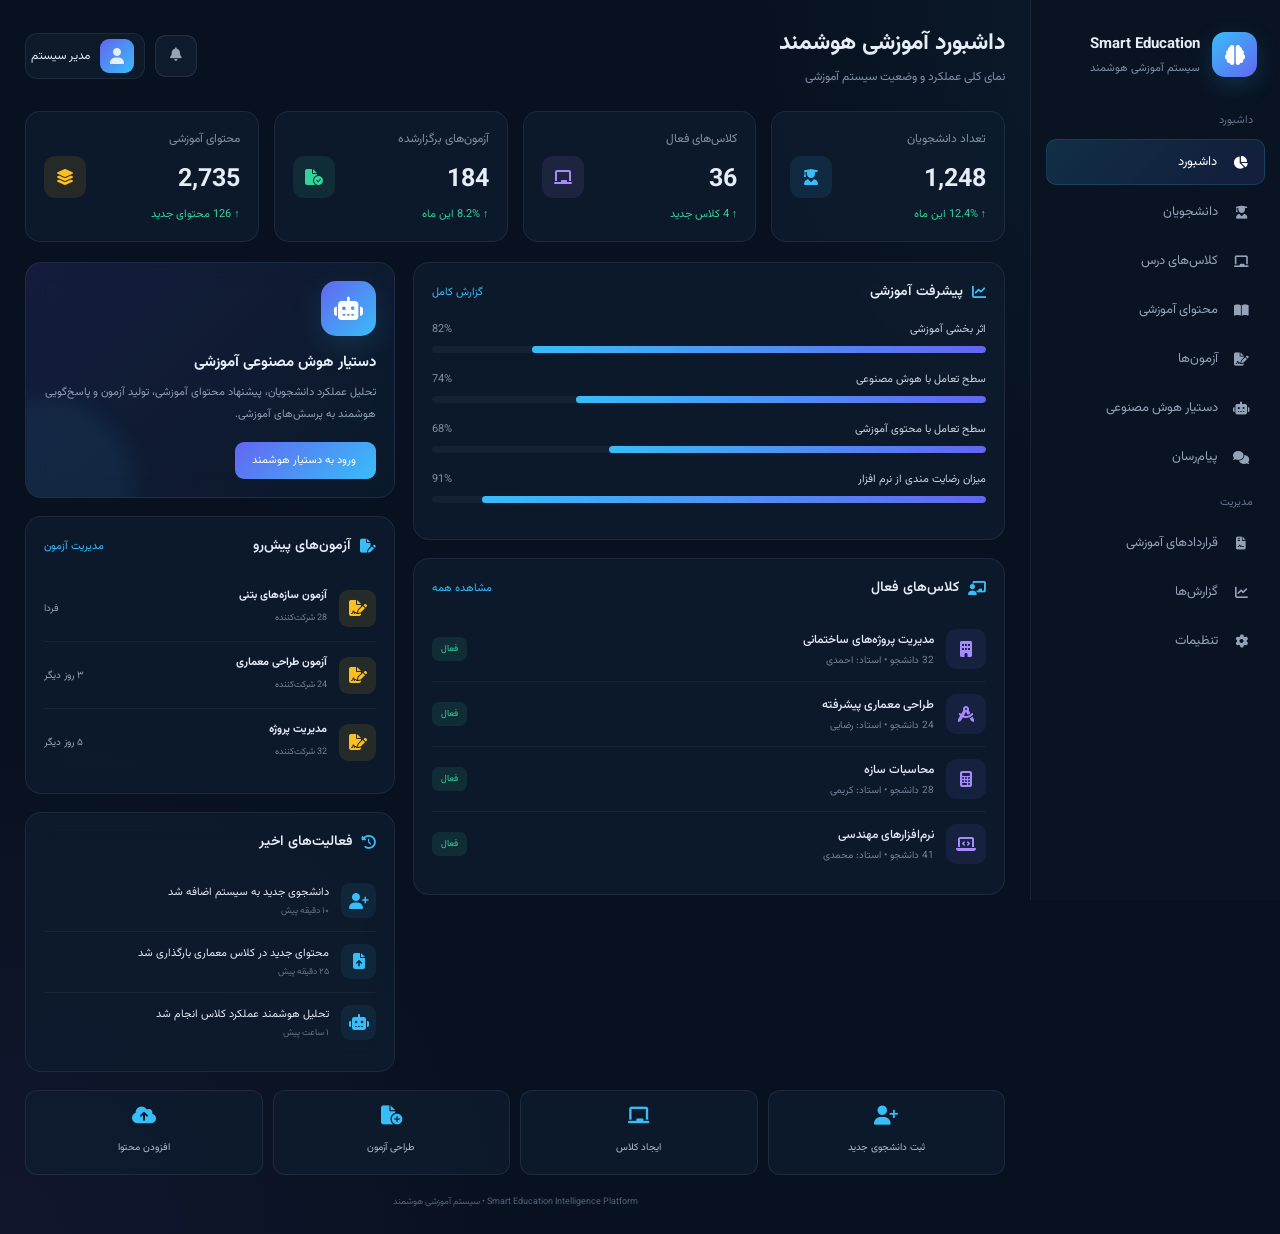
<file: manager app/1/logo/index.html>
﻿
<!DOCTYPE html>
<html lang="fa" dir="rtl">
<head>
<meta charset="UTF-8">
<meta name="viewport" content="width=device-width, initial-scale=1.0">

<title>Smart Education Dashboard</title>

<!-- Font Awesome -->
<link rel="stylesheet"
      href="https://cdnjs.cloudflare.com/ajax/libs/font-awesome/6.5.2/css/all.min.css">

<!-- Vazirmatn -->
<link rel="preconnect" href="https://fonts.googleapis.com">
<link rel="preconnect" href="https://fonts.gstatic.com" crossorigin>
<link href="https://fonts.googleapis.com/css2?family=Vazirmatn:wght@300;400;500;600;700;800&display=swap"
      rel="stylesheet">

<style>

/* =========================================
   GLOBAL
========================================= */

* {
    box-sizing: border-box;
}

body {
    margin: 0;
    font-family: "Vazirmatn", sans-serif;
    background:
        radial-gradient(circle at top right, rgba(56,189,248,.08), transparent 30%),
        radial-gradient(circle at bottom left, rgba(139,92,246,.07), transparent 30%),
        #08111f;
    color: #e5edf7;
}

button,
input {
    font-family: inherit;
}

.dashboard {
    min-height: 100vh;
    display: flex;
}


/* =========================================
   SIDEBAR
========================================= */

.sidebar {
    width: 250px;
    min-height: 100vh;
    position: fixed;
    right: 0;
    top: 0;
    padding: 22px 15px;

    background: rgba(10, 20, 35, .94);
    border-left: 1px solid rgba(148,163,184,.12);

    backdrop-filter: blur(18px);
    z-index: 20;
}

.logo {
    display: flex;
    align-items: center;
    gap: 12px;

    padding: 10px 8px 25px;
}

.logo-icon {
    width: 45px;
    height: 45px;

    display: flex;
    align-items: center;
    justify-content: center;

    border-radius: 13px;

    background: linear-gradient(135deg,#38bdf8,#6366f1);

    color: white;
    font-size: 20px;

    box-shadow: 0 8px 25px rgba(56,189,248,.18);
}

.logo h2 {
    margin: 0;
    font-size: 15px;
}

.logo span {
    display: block;
    margin-top: 4px;
    color: #7f91a8;
    font-size: 11px;
}

.menu-title {
    padding: 10px 12px;

    color: #64748b;
    font-size: 11px;
}

.menu a {
    display: flex;
    align-items: center;
    gap: 13px;

    padding: 12px 14px;
    margin-bottom: 5px;

    color: #94a3b8;
    text-decoration: none;

    border-radius: 10px;

    font-size: 13px;

    transition: .25s;
}

.menu a i {
    width: 20px;
    text-align: center;
}

.menu a:hover {
    color: white;
    background: rgba(56,189,248,.08);
}

.menu a.active {
    color: white;

    background: linear-gradient(
        135deg,
        rgba(56,189,248,.16),
        rgba(99,102,241,.12)
    );

    border: 1px solid rgba(56,189,248,.16);
}


/* =========================================
   MAIN
========================================= */

.main {
    width: calc(100% - 250px);
    margin-right: 250px;
    padding: 25px;
}


/* =========================================
   HEADER
========================================= */

.header {
    display: flex;
    align-items: center;
    justify-content: space-between;

    margin-bottom: 25px;
}

.header-title h1 {
    margin: 0;
    font-size: 23px;
}

.header-title p {
    margin: 7px 0 0;

    color: #7f91a8;
    font-size: 12px;
}

.header-actions {
    display: flex;
    align-items: center;
    gap: 10px;
}

.icon-btn {
    width: 42px;
    height: 42px;

    border: 1px solid rgba(148,163,184,.15);
    border-radius: 11px;

    background: rgba(15,30,48,.8);

    color: #94a3b8;

    cursor: pointer;

    transition: .25s;
}

.icon-btn:hover {
    color: white;
    border-color: rgba(56,189,248,.4);
}

.profile {
    display: flex;
    align-items: center;
    gap: 10px;

    padding: 5px 10px 5px 5px;

    border: 1px solid rgba(148,163,184,.12);
    border-radius: 12px;

    background: rgba(15,30,48,.7);
}

.avatar {
    width: 34px;
    height: 34px;

    display: flex;
    align-items: center;
    justify-content: center;

    border-radius: 9px;

    background: linear-gradient(135deg,#6366f1,#38bdf8);
}

.profile span {
    font-size: 12px;
}


/* =========================================
   STAT CARDS
========================================= */

.stats {
    display: grid;
    grid-template-columns: repeat(4,1fr);
    gap: 15px;

    margin-bottom: 20px;
}

.stat-card {
    position: relative;

    padding: 18px;

    border-radius: 15px;

    background: rgba(15,30,48,.72);

    border: 1px solid rgba(148,163,184,.12);

    overflow: hidden;

    transition: .25s;
}

.stat-card:hover {
    transform: translateY(-3px);
    border-color: rgba(56,189,248,.25);
}

.stat-top {
    display: flex;
    justify-content: space-between;
    align-items: center;
}

.stat-icon {
    width: 42px;
    height: 42px;

    display: flex;
    align-items: center;
    justify-content: center;

    border-radius: 11px;

    background: rgba(56,189,248,.1);

    color: #38bdf8;
}

.stat-card:nth-child(2) .stat-icon {
    color: #a78bfa;
    background: rgba(167,139,250,.1);
}

.stat-card:nth-child(3) .stat-icon {
    color: #34d399;
    background: rgba(52,211,153,.1);
}

.stat-card:nth-child(4) .stat-icon {
    color: #fbbf24;
    background: rgba(251,191,36,.1);
}

.stat-label {
    color: #7f91a8;
    font-size: 12px;
}

.stat-number {
    margin-top: 12px;

    font-size: 25px;
    font-weight: 700;
}

.stat-change {
    margin-top: 7px;

    color: #34d399;
    font-size: 11px;
}


/* =========================================
   GRID
========================================= */

.grid {
    display: grid;

    grid-template-columns: 1.6fr 1fr;

    gap: 18px;
}


/* =========================================
   PANEL
========================================= */

.panel {
    background: rgba(15,30,48,.72);

    border: 1px solid rgba(148,163,184,.12);

    border-radius: 16px;

    padding: 18px;

    backdrop-filter: blur(12px);
}

.panel-header {
    display: flex;
    align-items: center;
    justify-content: space-between;

    margin-bottom: 18px;
}

.panel-title {
    display: flex;
    align-items: center;
    gap: 9px;

    font-size: 14px;
    font-weight: 600;
}

.panel-title i {
    color: #38bdf8;
}

.panel-link {
    color: #38bdf8;

    font-size: 11px;

    cursor: pointer;
}


/* =========================================
   PROGRESS
========================================= */

.progress-item {
    margin-bottom: 18px;
}

.progress-info {
    display: flex;
    justify-content: space-between;

    margin-bottom: 8px;

    font-size: 11px;
}

.progress-info span:first-child {
    color: #cbd5e1;
}

.progress-info span:last-child {
    color: #7f91a8;
}

.progress {
    width: 100%;
    height: 7px;

    background: #142235;

    border-radius: 20px;

    overflow: hidden;
}

.progress-bar {
    height: 100%;

    border-radius: inherit;

    background: linear-gradient(
        90deg,
        #38bdf8,
        #6366f1
    );
}


/* =========================================
   CLASSES
========================================= */

.class-item {
    display: flex;
    align-items: center;
    gap: 12px;

    padding: 12px 0;

    border-bottom: 1px solid rgba(148,163,184,.08);
}

.class-item:last-child {
    border-bottom: none;
}

.class-icon {
    width: 40px;
    height: 40px;

    display: flex;
    align-items: center;
    justify-content: center;

    border-radius: 10px;

    background: rgba(99,102,241,.1);

    color: #a78bfa;
}

.class-info {
    flex: 1;
}

.class-info strong {
    display: block;

    font-size: 12px;
    font-weight: 500;
}

.class-info span {
    display: block;

    margin-top: 4px;

    color: #71839a;
    font-size: 10px;
}

.class-status {
    padding: 5px 9px;

    border-radius: 7px;

    background: rgba(52,211,153,.1);

    color: #34d399;

    font-size: 9px;
}


/* =========================================
   AI ASSISTANT
========================================= */

.ai-panel {
    position: relative;

    background:
        linear-gradient(
            135deg,
            rgba(99,102,241,.14),
            rgba(56,189,248,.05)
        );

    overflow: hidden;
}

.ai-panel::after {
    content: "";

    position: absolute;

    width: 180px;
    height: 180px;

    left: -70px;
    bottom: -80px;

    border-radius: 50%;

    background: rgba(56,189,248,.07);

    filter: blur(10px);
}

.ai-content {
    position: relative;
    z-index: 2;
}

.ai-icon {
    width: 55px;
    height: 55px;

    display: flex;
    align-items: center;
    justify-content: center;

    margin-bottom: 15px;

    border-radius: 15px;

    background: linear-gradient(
        135deg,
        #6366f1,
        #38bdf8
    );

    color: white;

    font-size: 23px;

    box-shadow: 0 10px 30px rgba(56,189,248,.15);
}

.ai-content h3 {
    margin: 0;

    font-size: 15px;
}

.ai-content p {
    color: #8fa0b5;

    font-size: 11px;
    line-height: 2;

    margin: 8px 0 16px;
}

.ai-button {
    border: none;

    padding: 10px 17px;

    border-radius: 9px;

    color: white;

    background: linear-gradient(
        135deg,
        #6366f1,
        #38bdf8
    );

    cursor: pointer;

    font-size: 11px;

    transition: .25s;
}

.ai-button:hover {
    transform: translateY(-2px);

    box-shadow:
        0 8px 25px rgba(56,189,248,.18);
}


/* =========================================
   EXAMS
========================================= */

.exam {
    display: flex;
    align-items: center;
    gap: 12px;

    padding: 12px 0;

    border-bottom: 1px solid rgba(148,163,184,.08);
}

.exam:last-child {
    border-bottom: none;
}

.exam-icon {
    width: 37px;
    height: 37px;

    display: flex;
    align-items: center;
    justify-content: center;

    border-radius: 9px;

    color: #fbbf24;

    background: rgba(251,191,36,.1);
}

.exam-info {
    flex: 1;
}

.exam-info strong {
    display: block;

    font-size: 11px;
}

.exam-info span {
    color: #71839a;

    font-size: 9px;
}

.exam-date {
    color: #94a3b8;

    font-size: 10px;
}


/* =========================================
   ACTIVITY
========================================= */

.activity {
    display: flex;
    gap: 12px;

    padding: 12px 0;

    border-bottom: 1px solid rgba(148,163,184,.08);
}

.activity:last-child {
    border-bottom: none;
}

.activity-icon {
    width: 35px;
    height: 35px;

    display: flex;
    align-items: center;
    justify-content: center;

    border-radius: 9px;

    color: #38bdf8;

    background: rgba(56,189,248,.08);
}

.activity-text {
    flex: 1;

    font-size: 11px;

    line-height: 1.8;
}

.activity-text span {
    display: block;

    color: #64748b;

    font-size: 9px;
}


/* =========================================
   QUICK ACTIONS
========================================= */

.quick-actions {
    display: grid;

    grid-template-columns: repeat(4,1fr);

    gap: 10px;

    margin-top: 18px;
}

.quick {
    padding: 15px 10px;

    text-align: center;

    border-radius: 12px;

    background: rgba(15,30,48,.72);

    border: 1px solid rgba(148,163,184,.12);

    cursor: pointer;

    transition: .25s;
}

.quick:hover {
    transform: translateY(-3px);

    border-color: rgba(56,189,248,.3);

    background: rgba(30,50,75,.7);
}

.quick i {
    display: block;

    margin-bottom: 9px;

    color: #38bdf8;

    font-size: 19px;
}

.quick span {
    font-size: 10px;
    color: #aebed0;
}


/* =========================================
   FOOTER
========================================= */

.footer {
    margin-top: 20px;

    text-align: center;

    color: #52657b;

    font-size: 9px;
}


/* =========================================
   RESPONSIVE
========================================= */

@media(max-width:1100px) {

    .stats {
        grid-template-columns: repeat(2,1fr);
    }

    .grid {
        grid-template-columns: 1fr;
    }

}

@media(max-width:800px) {

    .sidebar {
        width: 70px;
        padding: 15px 8px;
    }

    .logo h2,
    .logo span,
    .menu-title,
    .menu a span {
        display: none;
    }

    .logo {
        justify-content: center;
    }

    .menu a {
        justify-content: center;
        padding: 13px;
    }

    .main {
        width: calc(100% - 70px);
        margin-right: 70px;
    }

}

@media(max-width:600px) {

    .main {
        padding: 15px;
    }

    .stats {
        grid-template-columns: 1fr;
    }

    .quick-actions {
        grid-template-columns: repeat(2,1fr);
    }

    .header-title h1 {
        font-size: 18px;
    }

    .profile span {
        display: none;
    }

}

</style>
</head>

<body>

<div class="dashboard">

<!-- =====================================
     SIDEBAR
===================================== -->

<aside class="sidebar">

    <div class="logo">

        <div class="logo-icon">
            <i class="fas fa-brain"></i>
        </div>

        <div>
            <h2>Smart Education</h2>
            <span>سیستم آموزشی هوشمند</span>
        </div>

    </div>


    <div class="menu-title">
        داشبورد
    </div>

    <nav class="menu">

        <a href="#" class="active">
            <i class="fas fa-chart-pie"></i>
            <span>داشبورد</span>
        </a>

        <a href="#">
            <i class="fas fa-user-graduate"></i>
            <span>دانشجویان</span>
        </a>

        <a href="#">
            <i class="fas fa-chalkboard"></i>
            <span>کلاس‌های درس</span>
        </a>

        <a href="#">
            <i class="fas fa-book-open"></i>
            <span>محتوای آموزشی</span>
        </a>

        <a href="#">
            <i class="fas fa-file-signature"></i>
            <span>آزمون‌ها</span>
        </a>

        <a href="#">
            <i class="fas fa-robot"></i>
            <span>دستیار هوش مصنوعی</span>
        </a>

        <a href="#">
            <i class="fas fa-comments"></i>
            <span>پیام‌رسان</span>
        </a>

    </nav>


    <div class="menu-title">
        مدیریت
    </div>

    <nav class="menu">

        <a href="#">
            <i class="fas fa-file-contract"></i>
            <span>قراردادهای آموزشی</span>
        </a>

        <a href="#">
            <i class="fas fa-chart-line"></i>
            <span>گزارش‌ها</span>
        </a>

        <a href="#">
            <i class="fas fa-cog"></i>
            <span>تنظیمات</span>
        </a>

    </nav>

</aside>


<!-- =====================================
     MAIN
===================================== -->

<main class="main">


<!-- HEADER -->

<header class="header">

    <div class="header-title">

        <h1>داشبورد آموزشی هوشمند</h1>

        <p>
            نمای کلی عملکرد و وضعیت سیستم آموزشی
        </p>

    </div>


    <div class="header-actions">

        <button class="icon-btn">
            <i class="fas fa-bell"></i>
        </button>

        <div class="profile">

            <div class="avatar">
                <i class="fas fa-user"></i>
            </div>

            <span>مدیر سیستم</span>

        </div>

    </div>

</header>


<!-- =====================================
     STATISTICS
===================================== -->

<section class="stats">


    <div class="stat-card">

        <div class="stat-top">

            <div>
                <div class="stat-label">
                    تعداد دانشجویان
                </div>

                <div class="stat-number">
                    1,248
                </div>

                <div class="stat-change">
                    ↑ 12.4% این ماه
                </div>
            </div>

            <div class="stat-icon">
                <i class="fas fa-user-graduate"></i>
            </div>

        </div>

    </div>


    <div class="stat-card">

        <div class="stat-top">

            <div>

                <div class="stat-label">
                    کلاس‌های فعال
                </div>

                <div class="stat-number">
                    36
                </div>

                <div class="stat-change">
                    ↑ 4 کلاس جدید
                </div>

            </div>

            <div class="stat-icon">
                <i class="fas fa-chalkboard"></i>
            </div>

        </div>

    </div>


    <div class="stat-card">

        <div class="stat-top">

            <div>

                <div class="stat-label">
                    آزمون‌های برگزارشده
                </div>

                <div class="stat-number">
                    184
                </div>

                <div class="stat-change">
                    ↑ 8.2% این ماه
                </div>

            </div>

            <div class="stat-icon">
                <i class="fas fa-file-circle-check"></i>
            </div>

        </div>

    </div>


    <div class="stat-card">

        <div class="stat-top">

            <div>

                <div class="stat-label">
                    محتوای آموزشی
                </div>

                <div class="stat-number">
                    2,735
                </div>

                <div class="stat-change">
                    ↑ 126 محتوای جدید
                </div>

            </div>

            <div class="stat-icon">
                <i class="fas fa-layer-group"></i>
            </div>

        </div>

    </div>

</section>


<!-- =====================================
     MAIN GRID
===================================== -->

<section class="grid">


<!-- LEFT -->

<div>


    <!-- Learning Progress -->

    <div class="panel">

        <div class="panel-header">

            <div class="panel-title">
                <i class="fas fa-chart-line"></i>
                پیشرفت آموزشی
            </div>

            <div class="panel-link">
                گزارش کامل
            </div>

        </div>


        <div class="progress-item">

            <div class="progress-info">
                <span>اثر بخشی آموزشی</span>
                <span>82%</span>
            </div>

            <div class="progress">
                <div class="progress-bar"
                     style="width:82%">
                </div>
            </div>

        </div>


        <div class="progress-item">

            <div class="progress-info">
                <span>سطح تعامل با هوش مصنوعی</span>
                <span>74%</span>
            </div>

            <div class="progress">
                <div class="progress-bar"
                     style="width:74%">
                </div>
            </div>

        </div>


        <div class="progress-item">

            <div class="progress-info">
                <span>سطح تعامل با محتوی آموزشی</span>
                <span>68%</span>
            </div>

            <div class="progress">
                <div class="progress-bar"
                     style="width:68%">
                </div>
            </div>

        </div>


        <div class="progress-item">

            <div class="progress-info">
                <span>میزان رضایت مندی از نرم افزار</span>
                <span>91%</span>
            </div>

            <div class="progress">
                <div class="progress-bar"
                     style="width:91%">
                </div>
            </div>

        </div>

    </div>


    <!-- Active Classes -->

    <div class="panel" style="margin-top:18px">

        <div class="panel-header">

            <div class="panel-title">
                <i class="fas fa-chalkboard-user"></i>
                کلاس‌های فعال
            </div>

            <div class="panel-link">
                مشاهده همه
            </div>

        </div>


        <div class="class-item">

            <div class="class-icon">
                <i class="fas fa-building"></i>
            </div>

            <div class="class-info">
                <strong>مدیریت پروژه‌های ساختمانی</strong>
                <span>32 دانشجو • استاد: احمدی</span>
            </div>

            <div class="class-status">
                فعال
            </div>

        </div>


        <div class="class-item">

            <div class="class-icon">
                <i class="fas fa-drafting-compass"></i>
            </div>

            <div class="class-info">
                <strong>طراحی معماری پیشرفته</strong>
                <span>24 دانشجو • استاد: رضایی</span>
            </div>

            <div class="class-status">
                فعال
            </div>

        </div>


        <div class="class-item">

            <div class="class-icon">
                <i class="fas fa-calculator"></i>
            </div>

            <div class="class-info">
                <strong>محاسبات سازه</strong>
                <span>28 دانشجو • استاد: کریمی</span>
            </div>

            <div class="class-status">
                فعال
            </div>

        </div>


        <div class="class-item">

            <div class="class-icon">
                <i class="fas fa-laptop-code"></i>
            </div>

            <div class="class-info">
                <strong>نرم‌افزارهای مهندسی</strong>
                <span>41 دانشجو • استاد: محمدی</span>
            </div>

            <div class="class-status">
                فعال
            </div>

        </div>

    </div>

</div>


<!-- RIGHT -->

<div>


    <!-- AI -->

    <div class="panel ai-panel">

        <div class="ai-content">

            <div class="ai-icon">
                <i class="fas fa-robot"></i>
            </div>

            <h3>
                دستیار هوش مصنوعی آموزشی
            </h3>

            <p>
                تحلیل عملکرد دانشجویان، پیشنهاد محتوای آموزشی،
                تولید آزمون و پاسخ‌گویی هوشمند به پرسش‌های آموزشی.
            </p>

            <button class="ai-button">
                <i class="fas fa-sparkles"></i>
                ورود به دستیار هوشمند
            </button>

        </div>

    </div>


    <!-- Exams -->

    <div class="panel" style="margin-top:18px">

        <div class="panel-header">

            <div class="panel-title">
                <i class="fas fa-file-pen"></i>
                آزمون‌های پیش‌رو
            </div>

            <div class="panel-link">
                مدیریت آزمون
            </div>

        </div>


        <div class="exam">

            <div class="exam-icon">
                <i class="fas fa-file-signature"></i>
            </div>

            <div class="exam-info">

                <strong>
                    آزمون سازه‌های بتنی
                </strong>

                <span>
                    28 شرکت‌کننده
                </span>

            </div>

            <div class="exam-date">
                فردا
            </div>

        </div>


        <div class="exam">

            <div class="exam-icon">
                <i class="fas fa-file-signature"></i>
            </div>

            <div class="exam-info">

                <strong>
                    آزمون طراحی معماری
                </strong>

                <span>
                    24 شرکت‌کننده
                </span>

            </div>

            <div class="exam-date">
                ۳ روز دیگر
            </div>

        </div>


        <div class="exam">

            <div class="exam-icon">
                <i class="fas fa-file-signature"></i>
            </div>

            <div class="exam-info">

                <strong>
                    مدیریت پروژه
                </strong>

                <span>
                    32 شرکت‌کننده
                </span>

            </div>

            <div class="exam-date">
                ۵ روز دیگر
            </div>

        </div>

    </div>


    <!-- Activity -->

    <div class="panel" style="margin-top:18px">

        <div class="panel-header">

            <div class="panel-title">
                <i class="fas fa-clock-rotate-left"></i>
                فعالیت‌های اخیر
            </div>

        </div>


        <div class="activity">

            <div class="activity-icon">
                <i class="fas fa-user-plus"></i>
            </div>

            <div class="activity-text">
                دانشجوی جدید به سیستم اضافه شد
                <span>۱۰ دقیقه پیش</span>
            </div>

        </div>


        <div class="activity">

            <div class="activity-icon">
                <i class="fas fa-file-arrow-up"></i>
            </div>

            <div class="activity-text">
                محتوای جدید در کلاس معماری بارگذاری شد
                <span>۲۵ دقیقه پیش</span>
            </div>

        </div>


        <div class="activity">

            <div class="activity-icon">
                <i class="fas fa-robot"></i>
            </div>

            <div class="activity-text">
                تحلیل هوشمند عملکرد کلاس انجام شد
                <span>۱ ساعت پیش</span>
            </div>

        </div>

    </div>

</div>

</section>


<!-- =====================================
     QUICK ACTIONS
===================================== -->

<div class="quick-actions">

    <div class="quick">
        <i class="fas fa-user-plus"></i>
        <span>ثبت دانشجوی جدید</span>
    </div>

    <div class="quick">
        <i class="fas fa-chalkboard"></i>
        <span>ایجاد کلاس</span>
    </div>

    <div class="quick">
        <i class="fas fa-file-circle-plus"></i>
        <span>طراحی آزمون</span>
    </div>

    <div class="quick">
        <i class="fas fa-cloud-arrow-up"></i>
        <span>افزودن محتوا</span>
    </div>

</div>


<div class="footer">

    Smart Education Intelligence Platform
    •
    سیستم آموزشی هوشمند

</div>


</main>

</div>

</body>
</html>
</file>
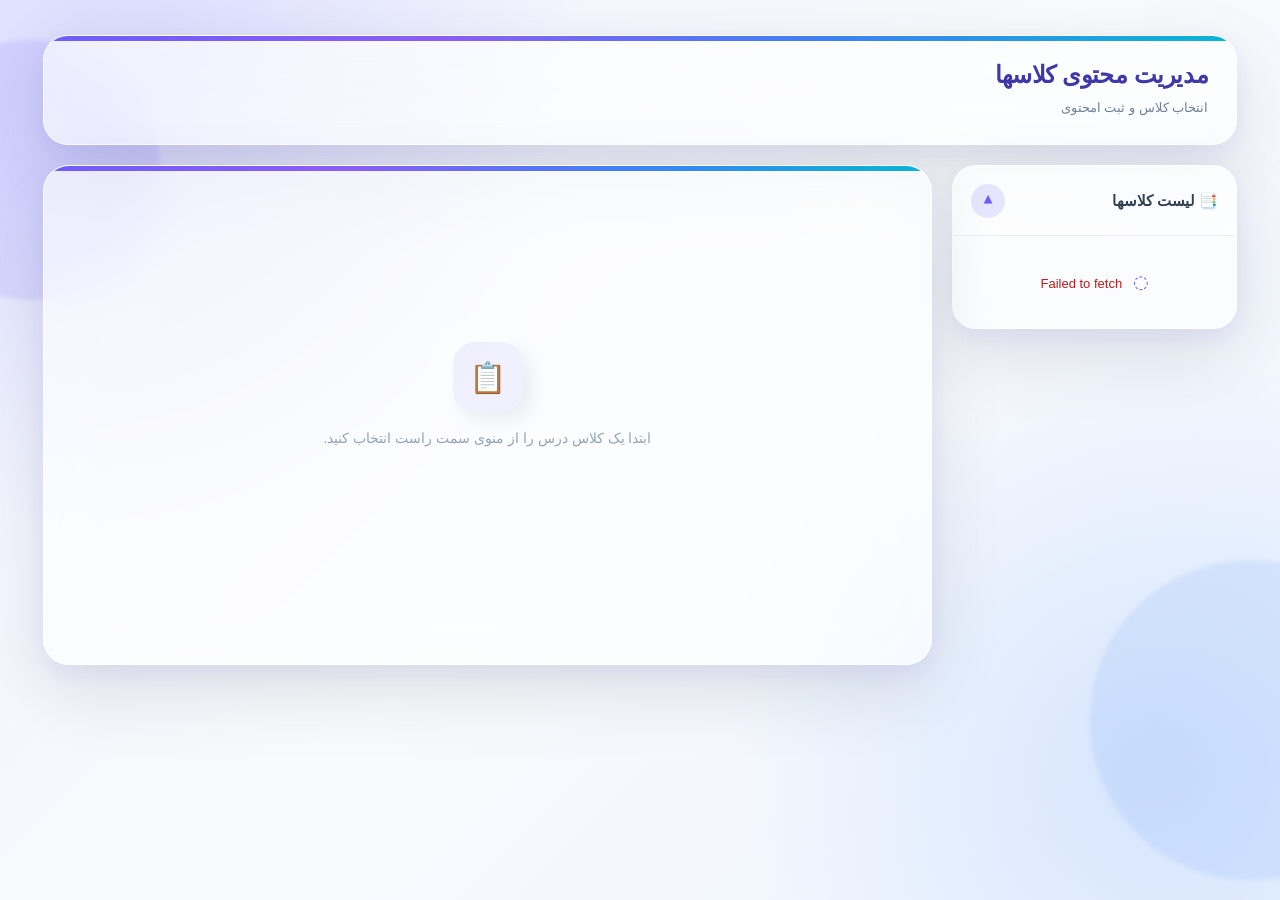
<file: manager app/manager_Learning/manager_Learning.html>
<!DOCTYPE html>
<html lang="fa" dir="rtl">

<head>

<meta charset="UTF-8">

<meta
  name="viewport"
  content="width=device-width, initial-scale=1.0"
>

<title>مدیریت محتوی کلاسها</title>

<link
  href="https://fonts.googleapis.com/css2?family=Vazirmatn:wght@400;500;600;700&display=swap"
  rel="stylesheet"
>

<style>

/* =========================================================
   PREMIUM SHEET MANAGER
   Soft UI + Glassmorphism + Responsive
========================================================= */

:root {

    --primary: #6d5dfc;
    --primary-dark: #5146d9;
    --secondary: #3b82f6;

    --text: #263238;
    --muted: #718096;

    --glass: rgba(255,255,255,.72);

    --border: rgba(255,255,255,.70);

    --shadow:
        0 25px 70px rgba(45,55,72,.13),
        0 8px 25px rgba(109,93,252,.08);

    --soft-shadow:
        8px 8px 20px rgba(163,177,198,.22),
        -8px -8px 20px rgba(255,255,255,.85);

    --radius: 22px;
}


/* =========================================================
   RESET
========================================================= */

* {
    box-sizing: border-box;
}

html {
    scroll-behavior: smooth;
}

body {

    margin: 0;

    min-height: 100vh;

    padding: 35px 18px;

    font-family:
        Tahoma,
        Arial,
        sans-serif;

    color: var(--text);

    background:

        radial-gradient(
            circle at 10% 10%,
            rgba(109,93,252,.16),
            transparent 32%
        ),

        radial-gradient(
            circle at 90% 85%,
            rgba(59,130,246,.14),
            transparent 30%
        ),

        linear-gradient(
            135deg,
            #eef2ff,
            #f8fafc 50%,
            #edf4ff
        );
}


/* =========================================================
   DECORATIVE BACKGROUND
========================================================= */

body::before,
body::after {

    content: "";

    position: fixed;

    z-index: -1;

    border-radius: 50%;

    pointer-events: none;

    filter: blur(2px);
}

body::before {

    width: 260px;
    height: 260px;

    top: 40px;
    left: -100px;

    background:
        rgba(109,93,252,.12);
}

body::after {

    width: 320px;
    height: 320px;

    right: -130px;
    bottom: 20px;

    background:
        rgba(59,130,246,.10);
}


/* =========================================================
   MAIN CONTAINER
========================================================= */

.container {

    width: min(1250px, 96%);

    margin: auto;
}


/* =========================================================
   TOP HEADER
========================================================= */

.header {

    position: relative;

    margin-bottom: 20px;

    padding: 25px 28px;

    border-radius: 25px;

    background:
        rgba(255,255,255,.62);

    backdrop-filter:
        blur(22px);

    -webkit-backdrop-filter:
        blur(22px);

    border:
        1px solid rgba(255,255,255,.78);

    box-shadow:
        var(--shadow);

    overflow: hidden;
}

.header::before {

    content: "";

    position: absolute;

    top: 0;
    right: 0;
    left: 0;

    height: 5px;

    background:
        linear-gradient(
            90deg,
            #6d5dfc,
            #8b5cf6,
            #3b82f6,
            #06b6d4
        );
}

.header h1 {

    margin: 0;

    color: #4038a8;

    font-size: 24px;

    font-weight: 800;

    letter-spacing: -.4px;
}

.header p {

    margin:
        7px 0 0;

    color: var(--muted);

    font-size: 13px;

    line-height: 1.8;
}


/* =========================================================
   LAYOUT
========================================================= */

.layout {

    display: grid;

    grid-template-columns:
        285px
        minmax(0, 1fr);

    gap: 20px;

    align-items: start;
}


/* =========================================================
   SIDEBAR
========================================================= */

.sidebar {

    position: sticky;

    top: 20px;

    overflow: hidden;

    border-radius: 24px;

    background:
        rgba(255,255,255,.62);

    backdrop-filter:
        blur(22px);

    -webkit-backdrop-filter:
        blur(22px);

    border:
        1px solid rgba(255,255,255,.75);

    box-shadow:
        var(--shadow);
}


/* =========================================================
   ACCORDION HEADER
========================================================= */

.accordion-title {

    min-height: 70px;

    padding:
        14px 18px;

    display: flex;

    align-items: center;

    justify-content: space-between;

    gap: 12px;

    cursor: pointer;

    user-select: none;

    color: #334155;

    font-size: 15px;

    font-weight: 800;

    background:
        rgba(255,255,255,.35);

    border-bottom:
        1px solid rgba(226,232,240,.65);

    transition:
        .3s ease;
}

.accordion-title:hover {

    background:
        rgba(255,255,255,.65);
}

.accordion-title span {

    width: 34px;
    height: 34px;

    display: flex;

    align-items: center;

    justify-content: center;

    border-radius: 50%;

    color: var(--primary);

    background:
        rgba(109,93,252,.09);

    transition:
        transform .35s ease,
        background .3s ease;
}

.accordion-title.active span {

    transform:
        rotate(180deg);

    background:
        rgba(109,93,252,.15);
}


/* =========================================================
   SHEET LIST
========================================================= */

.sheet-list {

    display: none;

    padding: 10px;
}

.sheet-list.open {

    display: block;
}


/* =========================================================
   SHEET ITEM
========================================================= */

.sheet-item {

    position: relative;

    width: 100%;

    min-height: 52px;

    margin-bottom: 6px;

    padding:
        8px 12px;

    display: flex;

    align-items: center;

    gap: 11px;

    border: 1px solid transparent;

    border-radius: 14px;

    background:
        rgba(255,255,255,.32);

    color: #475569;

    text-align: right;

    cursor: pointer;

    font-family:
        Tahoma,
        Arial,
        sans-serif;

    font-size: 13px;

    transition:
        .25s ease;
}

.sheet-item:last-child {

    margin-bottom: 0;
}

.sheet-item span:first-child {

    width: 36px;
    height: 36px;

    flex-shrink: 0;

    display: flex;

    align-items: center;

    justify-content: center;

    border-radius: 12px;

    background:
        rgba(109,93,252,.08);

    color:
        var(--primary);

    font-size: 17px;

    box-shadow:

        inset 2px 2px 5px
        rgba(163,177,198,.15),

        inset -2px -2px 5px
        rgba(255,255,255,.8);
}

.sheet-item:hover {

    transform:
        translateX(-3px);

    background:
        rgba(255,255,255,.80);

    border-color:
        rgba(109,93,252,.18);

    box-shadow:
        0 7px 18px
        rgba(109,93,252,.08);
}

.sheet-item.active {

    background:
        rgba(109,93,252,.11);

    border-color:
        rgba(109,93,252,.25);

    color:
        #4038a8;

    font-weight: 700;

    box-shadow:
        0 6px 18px
        rgba(109,93,252,.10);
}

.sheet-item.active span:first-child {

    background:
        rgba(109,93,252,.16);

    color:
        var(--primary-dark);
}


/* =========================================================
   CONTENT
========================================================= */

.content {

    position: relative;

    min-height: 500px;

    padding: 28px;

    border-radius: 26px;

    background:
        rgba(255,255,255,.62);

    backdrop-filter:
        blur(22px);

    -webkit-backdrop-filter:
        blur(22px);

    border:
        1px solid rgba(255,255,255,.78);

    box-shadow:
        var(--shadow);

    overflow: hidden;
}

.content::before {

    content: "";

    position: absolute;

    top: 0;
    right: 0;
    left: 0;

    height: 5px;

    background:
        linear-gradient(
            90deg,
            #6d5dfc,
            #8b5cf6,
            #3b82f6,
            #06b6d4
        );
}


/* =========================================================
   CONTENT TITLE
========================================================= */

.content-title {

    position: relative;

    margin:
        5px 0 25px;

    padding-bottom: 15px;

    color: #4038a8;

    font-size: 21px;

    font-weight: 800;

    border-bottom:
        1px solid
        rgba(226,232,240,.8);
}

.content-title::before {

    content: "◈";

    margin-left: 9px;

    color:
        var(--primary);

    font-size: 18px;
}


/* =========================================================
   FORM GRID
========================================================= */

.form-grid {

    display: grid;

    grid-template-columns:
        repeat(2, minmax(0, 1fr));

    gap:
        18px;
}


/* =========================================================
   FORM GROUP
========================================================= */

.form-group {

    display: flex;

    flex-direction: column;

    gap: 8px;
}

.form-group.full {

    grid-column:
        1 / -1;
}


/* =========================================================
   LABEL
========================================================= */

.form-group label {

    color: #475569;

    font-size: 13px;

    font-weight: 700;
}


/* =========================================================
   INPUTS
========================================================= */

input,
textarea,
select {

    width: 100%;

    border:
        1px solid
        rgba(203,213,225,.75);

    border-radius: 14px;

    background:
        rgba(248,250,252,.82);

    color: #334155;

    font-family:
        Tahoma,
        Arial,
        sans-serif;

    font-size: 13px;

    outline: none;

    transition:
        .25s ease;
}

input,
select {

    height: 50px;

    padding:
        0 15px;
}

textarea {

    min-height: 115px;

    padding:
        13px 15px;

    resize:
        vertical;

    line-height:
        1.8;
}


/* =========================================================
   INPUT HOVER
========================================================= */

input:hover,
textarea:hover,
select:hover {

    border-color:
        rgba(109,93,252,.35);

    background:
        rgba(255,255,255,.92);
}


/* =========================================================
   INPUT FOCUS
========================================================= */

input:focus,
textarea:focus,
select:focus {

    border-color:
        rgba(109,93,252,.75);

    background:
        rgba(255,255,255,.97);

    box-shadow:

        0 0 0 4px
        rgba(109,93,252,.10),

        0 7px 18px
        rgba(109,93,252,.08);

    transform:
        translateY(-1px);
}

::placeholder {

    color:
        #a0aec0;
}


/* =========================================================
   SELECT
========================================================= */

select {

    direction: rtl;

    text-align: right;

    cursor: pointer;
}


/* =========================================================
   ACTIONS
========================================================= */

.actions {

    margin-top: 25px;

    display: flex;

    justify-content: flex-start;

    gap: 10px;
}


/* =========================================================
   SUBMIT BUTTON
========================================================= */

button.submit {

    width: 100%;

    min-height: 58px;

    margin-top: 0;

    border: 0;

    border-radius: 17px;

    background:

        linear-gradient(
            135deg,
            #6d5dfc,
            #5146d9 45%,
            #3b82f6
        );

    color: white;

    font-family:
        Tahoma,
        Arial,
        sans-serif;

    font-size: 15px;

    font-weight: 800;

    cursor: pointer;

    box-shadow:

        0 12px 28px
        rgba(109,93,252,.28),

        inset 0 1px 0
        rgba(255,255,255,.25);

    transition:
        .3s ease;
}

button.submit:hover {

    transform:
        translateY(-3px);

    box-shadow:

        0 18px 35px
        rgba(109,93,252,.35),

        inset 0 1px 0
        rgba(255,255,255,.30);
}

button.submit:active {

    transform:
        translateY(0)
        scale(.985);
}

button.submit:disabled {

    opacity: .6;

    cursor:
        not-allowed;

    transform:
        none;
}


/* =========================================================
   EMPTY STATE
========================================================= */

.empty {

    min-height: 400px;

    display: flex;

    flex-direction: column;

    align-items: center;

    justify-content: center;

    text-align: center;

    color: #94a3b8;

    font-size: 14px;
}

.empty::before {

    content: "📋";

    width: 70px;
    height: 70px;

    margin-bottom: 18px;

    display: flex;

    align-items: center;

    justify-content: center;

    border-radius: 22px;

    background:
        rgba(109,93,252,.08);

    box-shadow:
        var(--soft-shadow);

    font-size: 30px;
}


/* =========================================================
   LOADING
========================================================= */

.loading {

    padding: 25px;

    text-align: center;

    color:
        #718096;

    font-size: 13px;
}

.loading::before {

    content: "◌";

    display: inline-block;

    margin-left: 7px;

    color:
        var(--primary);

    font-size: 18px;

    animation:
        loadingSpin 1s linear infinite;
}

@keyframes loadingSpin {

    from {
        transform: rotate(0deg);
    }

    to {
        transform: rotate(360deg);
    }
}


/* =========================================================
   STATUS
========================================================= */

.status {

    margin-top: 16px;

    padding:
        12px 15px;

    border-radius: 13px;

    font-size: 13px;

    line-height: 1.8;

    display: none;
}

.status.success {

    display: block;

    background:
        rgba(16,185,129,.09);

    border:
        1px solid
        rgba(16,185,129,.20);

    color:
        #047857;
}

.status.error {

    display: block;

    background:
        rgba(239,68,68,.08);

    border:
        1px solid
        rgba(239,68,68,.18);

    color:
        #b91c1c;
}


/* =========================================================
   SCROLLBAR
========================================================= */

.sheet-list::-webkit-scrollbar {

    width: 5px;
}

.sheet-list::-webkit-scrollbar-track {

    background:
        rgba(226,232,240,.4);

    border-radius: 10px;
}

.sheet-list::-webkit-scrollbar-thumb {

    background:
        rgba(109,93,252,.30);

    border-radius: 10px;
}


/* =========================================================
   MOBILE
========================================================= */

@media (max-width: 850px) {

    body {

        padding:
            18px 10px;
    }

    .container {

        width: 100%;
    }

    .layout {

        grid-template-columns:
            1fr;
    }

    .sidebar {

        position:
            relative;

        top: auto;
    }

    .form-grid {

        grid-template-columns:
            1fr;
    }

    .form-group.full {

        grid-column:
            auto;
    }

    .content {

        padding:
            20px 15px;

        min-height:
            450px;
    }

    .header {

        padding:
            21px 18px;
    }

    .header h1 {

        font-size:
            20px;
    }
}


/* =========================================================
   SMALL MOBILE
========================================================= */

@media (max-width: 450px) {

    body {

        padding:
            10px 6px;
    }

    .header {

        border-radius:
            20px;

        padding:
            18px 15px;
    }

    .sidebar,
    .content {

        border-radius:
            20px;
    }

    .content {

        padding:
            18px 12px;
    }

    .accordion-title {

        min-height:
            62px;

        padding:
            12px 14px;
    }

    .sheet-item {

        min-height:
            50px;

        font-size:
            12px;
    }

    .content-title {

        font-size:
            18px;
    }

    input,
    select {

        height:
            48px;
    }

    button.submit {

        min-height:
            55px;

        font-size:
            14px;
    }
}


/* =========================================================
   REDUCED MOTION
========================================================= */

@media (prefers-reduced-motion: reduce) {

    *,
    *::before,
    *::after {

        scroll-behavior:
            auto !important;

        transition:
            none !important;

        animation:
            none !important;
    }
}

</style>

</head>

<body>

<div class="container">

  <div class="header">

    <h1>
      مدیریت محتوی کلاسها
    </h1>

    <p>
      انتخاب کلاس و ثبت امحتوی
    </p>

  </div>


  <div class="layout">

    <aside class="sidebar">

      <div
        class="accordion-title active"
        id="accordionTitle"
        onclick="toggleAccordion()"
      >

        <div>
          📑 لیست کلاسها
        </div>

        <span>
          ▼
        </span>

      </div>


      <div
        class="sheet-list open"
        id="sheetList"
      >

        <div class="loading">
          در حال دریافت کلاس‌ها...
        </div>

      </div>

    </aside>


    <main class="content">

      <div id="formContainer">

        <div class="empty">

          ابتدا یک کلاس درس را از منوی سمت راست انتخاب کنید.

        </div>

      </div>

    </main>

  </div>

</div>


<script>

/* =====================================================
   GAS WEB APP
===================================================== */

const scriptURL =
"https://script.google.com/macros/s/AKfycbwMGNXbRGZ43xeLU1SxIvtfeJAmV0wmOk7ug76pPLjMYZRGvKKN8QFt33gzR4aecY16_w/exec";


/* =====================================================
   GLOBAL
===================================================== */

let currentSheet = "";

let currentHeaders = [];


/* =====================================================
   START
===================================================== */

document.addEventListener(
  "DOMContentLoaded",
  function() {

    loadSheets();

  }
);


/* =====================================================
   ACCORDION
===================================================== */

function toggleAccordion() {

  const title =
    document.getElementById("accordionTitle");

  const list =
    document.getElementById("sheetList");

  title.classList.toggle("active");

  list.classList.toggle("open");

}


/* =====================================================
   GET SHEETS
===================================================== */

async function loadSheets() {

  const list =
    document.getElementById("sheetList");

  try {

    const response =
      await fetch(
        scriptURL +
        "?action=getSheets"
      );

    const result =
      await response.json();

    if (!result.success) {

      throw new Error(
        result.error || "خطا در دریافت کلاس درس‌ها"
      );

    }

    list.innerHTML = "";

    if (
      !result.sheets ||
      result.sheets.length === 0
    ) {

      list.innerHTML =
        '<div class="loading">هیچ کلاس درسی پیدا نشد.</div>';

      return;
    }


    result.sheets.forEach(
      function(sheet) {

        const button =
          document.createElement("button");

        button.className =
          "sheet-item";

        button.innerHTML =
          `
          <span>📄</span>
          <span>${escapeHTML(sheet.name)}</span>
          `;

        button.onclick =
          function() {

            selectSheet(
              sheet.name,
              button
            );

          };

        list.appendChild(button);

      }
    );

  }

  catch (error) {

    list.innerHTML =
      `
      <div class="loading" style="color:#b91c1c">
        ${escapeHTML(error.message)}
      </div>
      `;

  }

}


/* =====================================================
   SELECT SHEET
===================================================== */

async function selectSheet(
  sheetName,
  button
) {

  currentSheet =
    sheetName;

  document
    .querySelectorAll(".sheet-item")
    .forEach(
      function(item) {

        item.classList.remove("active");

      }
    );

  button.classList.add("active");


  const container =
    document.getElementById(
      "formContainer"
    );

  container.innerHTML =
    `
    <div class="loading">
      در حال دریافت ساختار کلاس درس...
    </div>
    `;


  try {

    const response =
      await fetch(
        scriptURL +
        "?action=getHeaders&sheet=" +
        encodeURIComponent(sheetName)
      );

    const result =
      await response.json();

    if (!result.success) {

      throw new Error(
        result.error ||
        "خطا در دریافت Header"
      );

    }

    currentHeaders =
      result.headers || [];

    buildForm(
      sheetName,
      currentHeaders
    );

  }

  catch (error) {

    container.innerHTML =
      `
      <div class="status error">
        ${escapeHTML(error.message)}
      </div>
      `;

  }

}


/* =====================================================
   BUILD FORM
===================================================== */

function buildForm(
  sheetName,
  headers
) {

  const container =
    document.getElementById(
      "formContainer"
    );


  let html =
    `
    <h2 class="content-title">
      ${escapeHTML(sheetName)}
    </h2>

    <form
      id="dataForm"
      onsubmit="submitForm(event)"
    >

      <div class="form-grid">
    `;


  headers.forEach(
    function(header) {

      const name =
        header.name;

      /*
       * ستون زمان را کاربر وارد نمی‌کند
       */
      if (
        header.index === 1 &&
        (
          name === "ساعت و تاریخ" ||
          name === "تاریخ و ساعت" ||
          name.toLowerCase() === "timestamp"
        )
      ) {

        return;

      }


      const safeName =
        escapeHTML(name);


      /*
       * توضیحات دوره
       */
      if (
        name === "توضیحات دوره" ||
        name.includes("توضیحات")
      ) {

        html +=
          `
          <div class="form-group full">

            <label>
              ${safeName}
            </label>

            <textarea
              name="${safeName}"
              data-field="${safeName}"
            ></textarea>

          </div>
          `;

        return;

      }


      /*
       * سطح دسترسی
       */
      if (
        name === "سطح دسترسی"
      ) {

        html +=
          `
          <div class="form-group">

            <label>
              ${safeName}
            </label>

            <select
              name="${safeName}"
              data-field="${safeName}"
            >

              <option value="">
                انتخاب کنید
              </option>

              <option value="کامل">
                کامل
              </option>

              <option value="نیمه">
                نیمه
              </option>

              <option value="تبلیغاتی">
                تبلیغاتی
              </option>

              <option value="محدود">
                محدود
              </option>
			   <option value="VIP">
                VIP
              </option>

            </select>

          </div>
          `;

        return;

      }


      html +=
        `
        <div class="form-group">

          <label>
            ${safeName}
          </label>

          <input
            type="text"
            name="${safeName}"
            data-field="${safeName}"
            autocomplete="off"
          >

        </div>
        `;

    }
  );


  html +=
    `
      </div>

      <div class="actions">

        <button
          type="submit"
          class="submit"
          id="submitButton"
        >
          ثبت اطلاعات
        </button>

      </div>

      <div
        id="status"
        class="status"
      ></div>

    </form>
    `;


  container.innerHTML =
    html;

}


/* =====================================================
   SUBMIT
===================================================== */

async function submitForm(event) {

  event.preventDefault();


  if (!currentSheet) {

    showStatus(
      "ابتدا یک کلاس درس را انتخاب کنید.",
      "error"
    );

    return;

  }


  const form =
    document.getElementById(
      "dataForm"
    );

  const button =
    document.getElementById(
      "submitButton"
    );


  const data = {};


  form
    .querySelectorAll(
      "[data-field]"
    )
    .forEach(
      function(input) {

        const field =
          input.getAttribute(
            "data-field"
          );

        data[field] =
          input.value;

      }
    );


  button.disabled = true;

  button.textContent =
    "در حال ثبت...";


  try {

    const response =
      await fetch(
        scriptURL,
        {
          method: "POST",

          headers: {
            "Content-Type":
              "text/plain;charset=utf-8"
          },

          body: JSON.stringify({

            action: "addRow",

            sheet:
              currentSheet,

            data:
              data

          })

        }
      );


    const result =
      await response.json();


    if (!result.success) {

      throw new Error(
        result.error ||
        "ثبت اطلاعات انجام نشد."
      );

    }


    showStatus(
      "اطلاعات با موفقیت ثبت شد. شماره ردیف: " +
      result.row,
      "success"
    );


    form
      .querySelectorAll(
        "input, textarea, select"
      )
      .forEach(
        function(input) {

          input.value = "";

        }
      );

  }

  catch (error) {

    showStatus(
      error.message,
      "error"
    );

  }


  button.disabled = false;

  button.textContent =
    "ثبت اطلاعات";

}


/* =====================================================
   STATUS
===================================================== */

function showStatus(
  message,
  type
) {

  const status =
    document.getElementById(
      "status"
    );

  if (!status) {
    return;
  }

  status.className =
    "status " + type;

  status.textContent =
    message;

}


/* =====================================================
   ESCAPE HTML
===================================================== */

function escapeHTML(value) {

  return String(value)
    .replace(/&/g, "&amp;")
    .replace(/</g, "&lt;")
    .replace(/>/g, "&gt;")
    .replace(/"/g, "&quot;")
    .replace(/'/g, "&#039;");

}

</script>

</body>

</html>
</file>
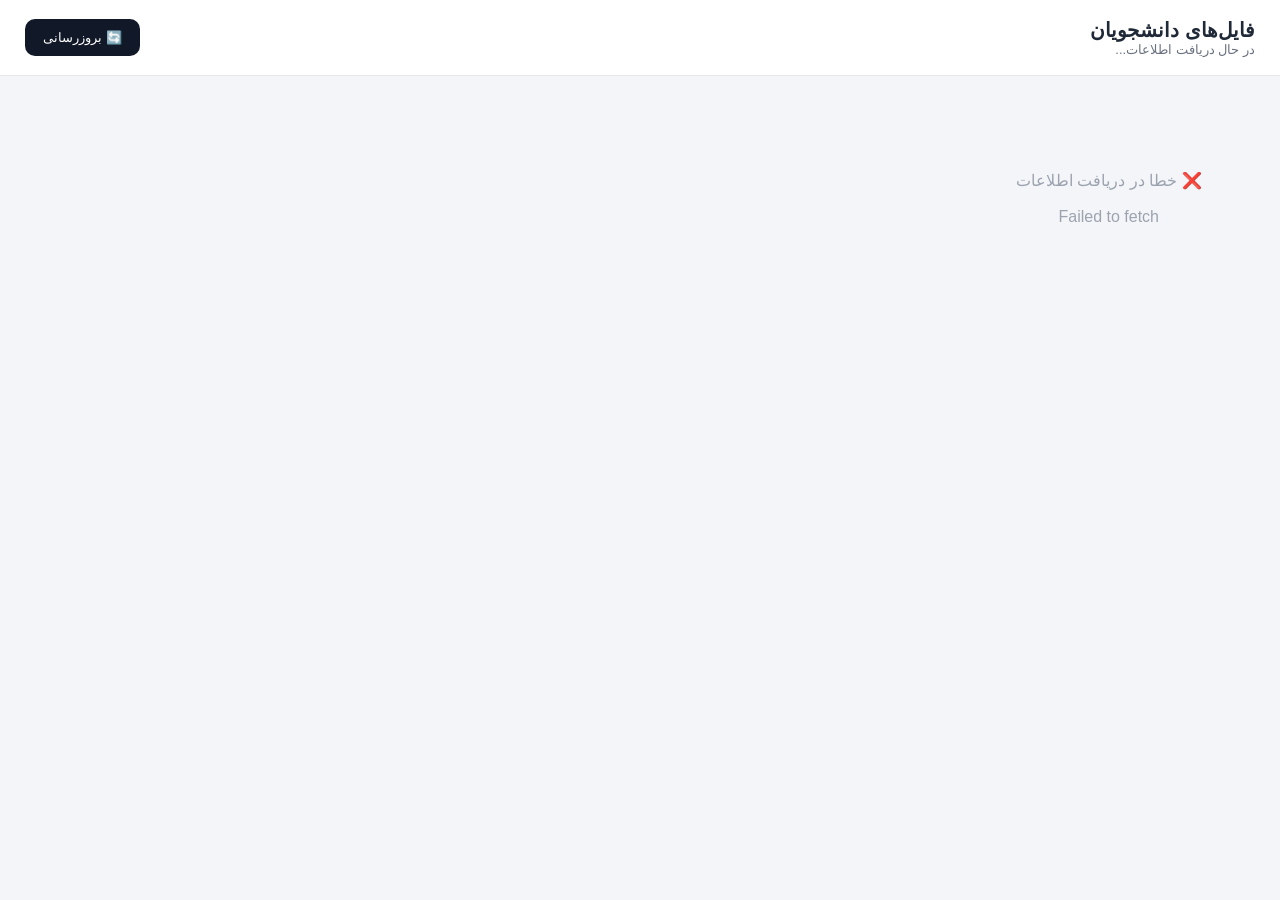
<file: manager app/manager_student/student viewer.html>
<!DOCTYPE html>

<html lang="fa" dir="rtl">

<head>

<meta charset="UTF-8">

<meta name="viewport"
   content="width=device-width, initial-scale=1.0">

<title>فایل‌های دانشجویان</title>

<style>

*{
    box-sizing:border-box;
}

html,
body{
    margin:0;
    padding:0;
    width:100%;
    min-height:100%;
}

body{

    font-family:
        Tahoma,
        Arial,
        sans-serif;

    background:
        #f3f5f8;

    color:#1f2937;

    overflow-x:hidden;

}


/* Header */

.header{

    position:sticky;

    top:0;

    z-index:100;

    width:100%;

    padding:18px 25px;

    background:
        rgba(255,255,255,.95);

    backdrop-filter:
        blur(12px);

    border-bottom:
        1px solid #e5e7eb;

    display:flex;

    align-items:center;

    justify-content:space-between;

    gap:20px;

}

.header-title{

    font-size:20px;

    font-weight:bold;

}

.header-info{

    font-size:13px;

    color:#6b7280;

}


/* Refresh Button */

.refresh-btn{

    border:none;

    background:#111827;

    color:white;

    padding:11px 18px;

    border-radius:10px;

    cursor:pointer;

    font-family:inherit;

    font-size:13px;

    transition:.2s;

}

.refresh-btn:hover{

    background:#374151;

    transform:translateY(-1px);

}

.refresh-btn:disabled{

    opacity:.6;

    cursor:wait;

}


/* Main */

.container{

    width:100%;

    max-width:1600px;

    margin:auto;

    padding:25px;

}


/* Grid */

.files-grid{

    display:grid;

    grid-template-columns:
        repeat(auto-fill,minmax(280px,1fr));

    gap:20px;

}


/* Card */

.file-card{

    background:white;

    border:
        1px solid #e5e7eb;

    border-radius:16px;

    overflow:hidden;

    box-shadow:
        0 5px 20px rgba(0,0,0,.05);

    transition:
        transform .2s,
        box-shadow .2s;

}

.file-card:hover{

    transform:translateY(-4px);

    box-shadow:
        0 12px 30px rgba(0,0,0,.10);

}


/* Card Header */

.card-header{

    padding:14px 16px;

    border-bottom:
        1px solid #edf0f3;

    background:#fafafa;

}

.file-name{

    font-size:14px;

    font-weight:bold;

    line-height:1.7;

    word-break:break-word;

}


/* Preview */

.preview{

    width:100%;

    height:260px;

    background:#eef1f5;

    display:flex;

    align-items:center;

    justify-content:center;

    overflow:hidden;

}


/* iframe */

.preview iframe{

    width:100%;

    height:100%;

    border:none;

}


/* Image */

.preview img{

    width:100%;

    height:100%;

    object-fit:contain;

    background:#eef1f5;

}


/* Generic File */

.file-placeholder{

    text-align:center;

    color:#6b7280;

    padding:20px;

}

.file-icon{

    font-size:50px;

    margin-bottom:10px;

}


/* Footer */

.card-footer{

    padding:14px 16px;

    border-top:
        1px solid #edf0f3;

}

.id-label{

    font-size:11px;

    color:#9ca3af;

    margin-bottom:6px;

}

.file-id{

    direction:ltr;

    text-align:left;

    font-family:
        Consolas,
        monospace;

    font-size:11px;

    color:#374151;

    background:#f3f4f6;

    padding:9px;

    border-radius:8px;

    word-break:break-all;

}


/* Copy */

.copy-btn{

    width:100%;

    margin-top:9px;

    padding:9px;

    border:none;

    border-radius:8px;

    background:#eef2ff;

    color:#3730a3;

    cursor:pointer;

    font-family:inherit;

    font-size:12px;

    transition:.2s;

}

.copy-btn:hover{

    background:#e0e7ff;

}


/* Loading */

.loading{

    min-height:300px;

    display:flex;

    align-items:center;

    justify-content:center;

    color:#6b7280;

    font-size:14px;

}


/* Empty */

.empty{

    padding:70px 20px;

    text-align:center;

    color:#9ca3af;

}


/* Toast */

.toast{

    position:fixed;

    bottom:25px;

    left:50%;

    transform:
        translateX(-50%)
        translateY(100px);

    background:#111827;

    color:white;

    padding:12px 20px;

    border-radius:10px;

    font-size:13px;

    opacity:0;

    transition:.3s;

    z-index:9999;

}

.toast.show{

    opacity:1;

    transform:
        translateX(-50%)
        translateY(0);

}


/* Responsive */

@media(max-width:700px){

    .header{

        padding:14px;

        flex-wrap:wrap;

    }

    .header-title{

        font-size:17px;

    }

    .container{

        padding:14px;

    }

    .files-grid{

        grid-template-columns:
            1fr;

    }

    .preview{

        height:300px;

    }

}

</style>

</head>

<body>

<header class="header">

<div>

    <div class="header-title">
        فایل‌های دانشجویان
    </div>

    <div class="header-info"
         id="fileCount">
        در حال دریافت اطلاعات...
    </div>

</div>


<button
    class="refresh-btn"
    id="refreshBtn"
    onclick="refreshData()">

    🔄 بروزرسانی

</button>


</header>

<main class="container">

<div
    id="filesGrid"
    class="files-grid">

    <div class="loading">

        در حال دریافت اطلاعات...

    </div>

</div>


</main>

<div
    id="toast"
    class="toast">


کپی شد


</div>

<script>


/*************************************************
 * فقط این آدرس را تغییر بده
 *************************************************/

const WEB_APP_URL =
    "https://script.google.com/macros/s/AKfycbxQKkc9HfiqCuB3Wpp37aG-6RpyIMt8g7jPXVZZ5vLpcKdb95-hl_yLNJdp2MIcAwU/exec";


/*************************************************
 * دریافت اطلاعات
 *************************************************/

async function loadData(action = "getFiles") {

    const grid =
        document.getElementById("filesGrid");

    try {

        grid.innerHTML = `
            <div class="loading">
                در حال دریافت اطلاعات...
            </div>
        `;


        const response =
            await fetch(
                WEB_APP_URL +
                "?action=" +
                encodeURIComponent(action) +
                "&t=" +
                Date.now()
            );


        if (!response.ok) {

            throw new Error(
                "خطا در ارتباط با Web App"
            );

        }


        const data =
            await response.json();


        if (!data.success) {

            throw new Error(
                data.message ||
                "خطای نامشخص"
            );

        }


        renderFiles(data.files || []);

    }

    catch(error){

        grid.innerHTML = `

            <div class="empty">

                ❌ خطا در دریافت اطلاعات

                <br><br>

                ${escapeHtml(error.message)}

            </div>

        `;

        console.error(error);

    }

}


/*************************************************
 * نمایش کارت‌ها
 *************************************************/

function renderFiles(files){

    const grid =
        document.getElementById("filesGrid");

    const count =
        document.getElementById("fileCount");


    count.textContent =
        `${files.length} محتوی`;


    if(!files.length){

        grid.innerHTML = `

            <div class="empty">

                هیچ فایلی در پوشه وجود ندارد.

            </div>

        `;

        return;

    }


    grid.innerHTML =
        files.map(file =>
            createCard(file)
        ).join("");

}


/*************************************************
 * ساخت کارت
 *************************************************/

function createCard(file){

    const name =
        escapeHtml(file.name || "بدون نام");

    const id =
        escapeHtml(file.id || "");

    const mime =
        file.mimeType || "";

    const url =
        file.url || "";


    let preview = "";


    /*
     * تصویر
     */

    if(mime.startsWith("image/")){

        preview = `

            <div class="preview">

                <img
                    src="https://drive.google.com/thumbnail?id=${encodeURIComponent(file.id)}&sz=w1000"
                    alt="${name}"
                    loading="lazy"
                    onerror="
                        this.style.display='none';
                        this.parentElement.innerHTML=
                        '<div class=&quot;file-placeholder&quot;>🖼️<br>تصویر قابل نمایش نیست</div>';
                    "
                >

            </div>

        `;

    }


    /*
     * PDF
     */

    else if(mime === "application/pdf"){

        preview = `

            <div class="preview">

                <iframe
                    src="https://drive.google.com/file/d/${encodeURIComponent(file.id)}/preview"
                    loading="lazy">
                </iframe>

            </div>

        `;

    }


    /*
     * سایر فایل‌ها
     */

    else{

        preview = `

            <div class="preview">

                <div class="file-placeholder">

                    <div class="file-icon">
                        📄
                    </div>

                    <div>
                        ${escapeHtml(
                            mime || "فایل"
                        )}
                    </div>

                </div>

            </div>

        `;

    }


    return `

        <article class="file-card">

            <div class="card-header">

                <div class="file-name">

                    ${name}

                </div>

            </div>


            ${preview}


            <div class="card-footer">

                <div class="id-label">

                    شناسه محتوی

                </div>


                <div class="file-id">

                    ${id}

                </div>


                <button
                    class="copy-btn"
                    onclick="copyId('${escapeJs(file.id)}')">

                    📋 کپی آیدی

                </button>

            </div>

        </article>

    `;

}


/*************************************************
 * بروزرسانی
 *************************************************/

async function refreshData(){

    const button =
        document.getElementById("refreshBtn");


    button.disabled = true;

    button.textContent =
        "⏳ در حال بروزرسانی...";


    try{

        await loadData("sync");

        showToast(
            "اطلاعات با موفقیت بروزرسانی شد"
        );

    }

    finally{

        button.disabled = false;

        button.textContent =
            "🔄 بروزرسانی";

    }

}


/*************************************************
 * کپی ID
 *************************************************/

async function copyId(id){

    try{

        await navigator.clipboard.writeText(id);

        showToast(
            "آیدی با موفقیت کپی شد"
        );

    }

    catch(error){

        const textarea =
            document.createElement("textarea");

        textarea.value = id;

        document.body.appendChild(textarea);

        textarea.select();

        document.execCommand("copy");

        textarea.remove();

        showToast(
            "آیدی با موفقیت کپی شد"
        );

    }

}


/*************************************************
 * Toast
 *************************************************/

function showToast(message){

    const toast =
        document.getElementById("toast");

    toast.textContent =
        message;

    toast.classList.add("show");


    setTimeout(function(){

        toast.classList.remove("show");

    },2000);

}


/*************************************************
 * جلوگیری از XSS
 *************************************************/

function escapeHtml(value){

    return String(value || "")
        .replace(/&/g,"&amp;")
        .replace(/</g,"&lt;")
        .replace(/>/g,"&gt;")
        .replace(/"/g,"&quot;")
        .replace(/'/g,"&#039;");

}


function escapeJs(value){

    return String(value || "")
        .replace(/\\/g,"\\\\")
        .replace(/'/g,"\\'")
        .replace(/"/g,'\\"')
        .replace(/\n/g,"\\n")
        .replace(/\r/g,"\\r");

}


/*************************************************
 * شروع
 *************************************************/

document.addEventListener(
    "DOMContentLoaded",
    function(){

        loadData("sync");

    }
);

</script>

</body>

</html>
</file>
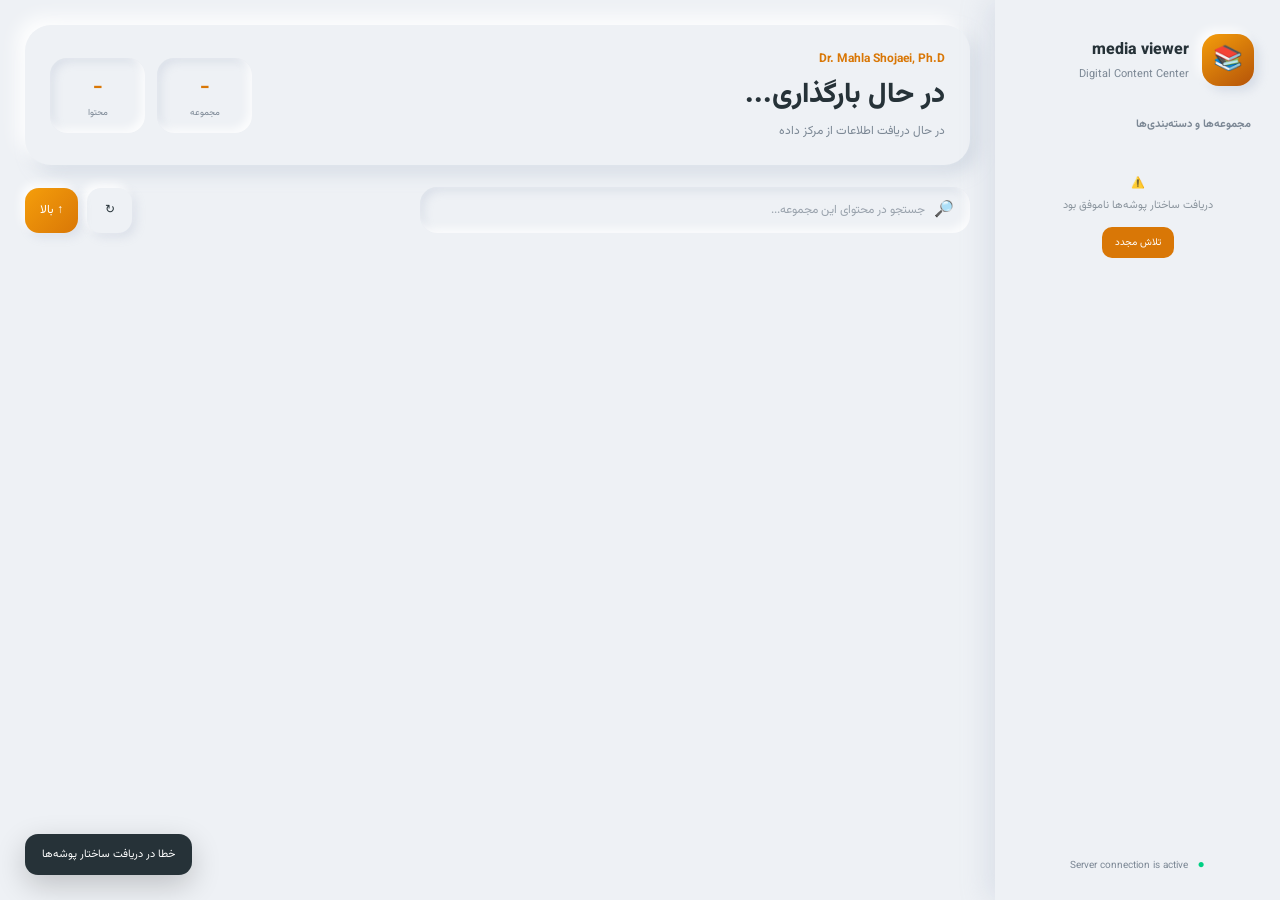
<file: manager app/media/media viewer.html>
<!DOCTYPE html>
<html lang="fa" dir="rtl">
<head>
    <meta charset="UTF-8">
    <meta name="viewport" content="width=device-width, initial-scale=1.0">

    <title>media viewer</title>

    <!-- Vazirmatn -->
    <link rel="preconnect" href="https://fonts.googleapis.com">
    <link rel="preconnect" href="https://fonts.gstatic.com" crossorigin>
    <link href="https://fonts.googleapis.com/css2?family=Vazirmatn:wght@300;400;500;600;700;800&display=swap" rel="stylesheet">

    <style>

        /* =========================================================
           ROOT
        ========================================================= */

        :root {
            --primary: #d97706;
            --primary-light: #f59e0b;
            --primary-dark: #b45309;

            --bg: #eef1f5;
            --surface: #eef1f5;

            --text: #263238;
            --muted: #7b8794;

            --white: #ffffff;
            --border: rgba(255,255,255,.7);

            --shadow-light:
                -8px -8px 18px rgba(255,255,255,.95),
                 8px  8px 18px rgba(163,177,198,.35);

            --shadow-small:
                -4px -4px 10px rgba(255,255,255,.9),
                 4px  4px 10px rgba(163,177,198,.25);

            --shadow-inset:
                inset -4px -4px 8px rgba(255,255,255,.85),
                inset  4px  4px 8px rgba(163,177,198,.25);

            --radius-xl: 26px;
            --radius-lg: 20px;
            --radius-md: 15px;

            --sidebar-width: 285px;
        }

        * {
            box-sizing: border-box;
            margin: 0;
            padding: 0;
        }

        html {
            scroll-behavior: smooth;
        }

        body {
            font-family: "Vazirmatn", sans-serif;
            background: var(--bg);
            color: var(--text);
            min-height: 100vh;
            overflow-x: hidden;
        }

        button,
        input {
            font-family: inherit;
        }

        button {
            cursor: pointer;
        }

        a {
            text-decoration: none;
            color: inherit;
        }

        /* =========================================================
           APP
        ========================================================= */

        .app {
            min-height: 100vh;
            display: flex;
        }

        /* =========================================================
           SIDEBAR
        ========================================================= */

        .sidebar {
            width: var(--sidebar-width);
            height: 100vh;
            position: fixed;
            right: 0;
            top: 0;

            padding: 22px 16px;

            background: var(--surface);

            box-shadow:
                -8px 0 25px rgba(163,177,198,.25);

            z-index: 1000;

            display: flex;
            flex-direction: column;

            transition: .35s ease;
        }

        .brand {
            display: flex;
            align-items: center;
            gap: 13px;

            padding: 12px 10px 25px;
        }

        .brand-icon {
            width: 52px;
            height: 52px;

            border-radius: 17px;

            display: flex;
            align-items: center;
            justify-content: center;

            font-size: 24px;

            color: white;

            background:
                linear-gradient(
                    145deg,
                    var(--primary-light),
                    var(--primary-dark)
                );

            box-shadow:
                -5px -5px 10px rgba(255,255,255,.8),
                 5px  5px 10px rgba(163,177,198,.3);
        }

        .brand-text h1 {
            font-size: 16px;
            font-weight: 800;
        }

        .brand-text span {
            display: block;
            color: var(--muted);
            font-size: 11px;
            margin-top: 3px;
        }

        .sidebar-title {
            padding: 5px 13px 10px;

            color: var(--muted);

            font-size: 11px;
            font-weight: 700;
        }

        .sheet-menu {
            flex: 1;
            overflow-y: auto;

            padding: 5px 3px 20px;
        }

        .sheet-menu::-webkit-scrollbar {
            width: 5px;
        }

        .sheet-menu::-webkit-scrollbar-thumb {
            background: rgba(120,130,140,.25);
            border-radius: 20px;
        }

        .sheet-item {
            width: 100%;

            border: 0;
            background: transparent;

            display: flex;
            align-items: center;
            gap: 10px;

            padding: 13px 12px;

            border-radius: 15px;

            margin-bottom: 7px;

            color: var(--text);

            text-align: right;

            transition: .25s ease;
        }

        .sheet-item:hover {
            box-shadow: var(--shadow-small);
            transform: translateX(-2px);
        }

        .sheet-item.active {
            color: white;

            background:
                linear-gradient(
                    135deg,
                    var(--primary-light),
                    var(--primary)
                );

            box-shadow:
                0 8px 20px rgba(217,119,6,.25);
        }

        .sheet-icon {
            width: 35px;
            height: 35px;

            border-radius: 11px;

            display: flex;
            align-items: center;
            justify-content: center;

            flex-shrink: 0;

            background: rgba(255,255,255,.55);

            font-size: 16px;
        }

        .sheet-item.active .sheet-icon {
            background: rgba(255,255,255,.18);
        }

        .sheet-name {
            flex: 1;

            overflow: hidden;
            white-space: nowrap;
            text-overflow: ellipsis;

            font-size: 13px;
            font-weight: 600;
        }

        .sheet-count {
            min-width: 26px;
            height: 24px;

            display: flex;
            align-items: center;
            justify-content: center;

            padding: 0 7px;

            border-radius: 10px;

            background: rgba(0,0,0,.05);

            font-size: 10px;
        }

        .sheet-item.active .sheet-count {
            background: rgba(255,255,255,.2);
        }

        .sidebar-footer {
            padding: 12px 10px 4px;

            color: var(--muted);

            text-align: center;

            font-size: 10px;
        }

        /* =========================================================
           MAIN
        ========================================================= */

        .main {
            width: calc(100% - var(--sidebar-width));

            margin-right: var(--sidebar-width);

            min-height: 100vh;

            padding: 25px;
        }

        /* =========================================================
           MOBILE HEADER
        ========================================================= */

        .mobile-header {
            display: none;

            align-items: center;
            justify-content: space-between;

            margin-bottom: 18px;
        }

        .menu-btn {
            width: 45px;
            height: 45px;

            border: 0;
            border-radius: 14px;

            background: var(--surface);

            box-shadow: var(--shadow-small);

            font-size: 20px;

            color: var(--text);
        }

        .mobile-title {
            font-weight: 800;
            font-size: 15px;
        }

        /* =========================================================
           HERO
        ========================================================= */

        .hero {
            background: var(--surface);

            border-radius: var(--radius-xl);

            padding: 25px;

            box-shadow: var(--shadow-light);

            margin-bottom: 22px;
        }

        .hero-top {
            display: flex;
            align-items: center;
            justify-content: space-between;

            gap: 20px;
        }

        .hero-info {
            min-width: 0;
        }

        .hero-label {
            color: var(--primary);

            font-size: 12px;
            font-weight: 700;

            margin-bottom: 5px;
        }

        .hero h2 {
            font-size: clamp(20px, 3vw, 28px);

            font-weight: 800;

            margin-bottom: 5px;
        }

        .hero p {
            color: var(--muted);

            font-size: 12px;
        }

        .hero-stats {
            display: flex;
            gap: 12px;
        }

        .stat {
            min-width: 95px;

            padding: 13px;

            border-radius: 17px;

            text-align: center;

            box-shadow: var(--shadow-inset);
        }

        .stat strong {
            display: block;

            color: var(--primary);

            font-size: 20px;
            font-weight: 800;
        }

        .stat span {
            display: block;

            color: var(--muted);

            font-size: 9px;

            margin-top: 3px;
        }

        /* =========================================================
           TOOLBAR
        ========================================================= */

        .toolbar {
            display: flex;
            align-items: center;
            justify-content: space-between;

            gap: 15px;

            margin-bottom: 20px;
        }

        .search-box {
            flex: 1;

            max-width: 550px;

            position: relative;
        }

        .search-box input {
            width: 100%;

            border: 0;
            outline: none;

            background: var(--surface);

            border-radius: 17px;

            padding: 14px 45px 14px 18px;

            color: var(--text);

            font-size: 12px;

            box-shadow: var(--shadow-inset);
        }

        .search-box input::placeholder {
            color: #9aa3ad;
        }

        .search-icon {
            position: absolute;

            right: 16px;
            top: 50%;

            transform: translateY(-50%);

            color: var(--muted);

            font-size: 16px;
        }

        .toolbar-actions {
            display: flex;
            gap: 9px;
        }

        .tool-btn {
            border: 0;

            min-width: 45px;
            height: 45px;

            padding: 0 15px;

            border-radius: 14px;

            background: var(--surface);

            color: var(--text);

            box-shadow: var(--shadow-small);

            font-size: 12px;

            transition: .2s;
        }

        .tool-btn:hover {
            transform: translateY(-2px);
        }

        .tool-btn:active {
            box-shadow: var(--shadow-inset);
        }

        .tool-btn.primary {
            color: white;

            background:
                linear-gradient(
                    135deg,
                    var(--primary-light),
                    var(--primary)
                );
        }

        /* =========================================================
           GRID
        ========================================================= */

        .content-grid {
            display: grid;

            grid-template-columns:
                repeat(3, minmax(0, 1fr));

            gap: 22px;
        }

        /* =========================================================
           CARD
        ========================================================= */

        .content-card {
            background: var(--surface);

            border-radius: var(--radius-lg);

            padding: 13px;

            box-shadow: var(--shadow-light);

            overflow: hidden;

            transition:
                transform .25s ease,
                box-shadow .25s ease;
        }

        .content-card:hover {
            transform: translateY(-5px);

            box-shadow:
                -10px -10px 22px rgba(255,255,255,.95),
                 12px 12px 25px rgba(163,177,198,.38);
        }

        .card-head {
            display: flex;

            align-items: center;

            gap: 10px;

            padding: 5px 5px 12px;
        }

        .type-icon {
            width: 38px;
            height: 38px;

            border-radius: 12px;

            display: flex;
            align-items: center;
            justify-content: center;

            flex-shrink: 0;

            background:
                linear-gradient(
                    135deg,
                    rgba(245,158,11,.18),
                    rgba(217,119,6,.08)
                );

            color: var(--primary);

            font-size: 17px;
        }

        .card-title {
            flex: 1;

            min-width: 0;
        }

        .card-title h3 {
            font-size: 13px;
            font-weight: 700;

            line-height: 1.6;

            overflow: hidden;

            display: -webkit-box;
            -webkit-line-clamp: 2;
            -webkit-box-orient: vertical;
        }

        .card-title small {
            display: block;

            color: var(--muted);

            font-size: 9px;

            margin-top: 2px;
        }

        .type-badge {
            padding: 5px 8px;

            border-radius: 8px;

            background: rgba(0,0,0,.045);

            color: var(--muted);

            font-size: 8px;

            white-space: nowrap;
        }

        /* =========================================================
           IFRAME
        ========================================================= */

        .iframe-container {
            width: 100%;

            aspect-ratio: 16 / 10;

            border-radius: 15px;

            overflow: hidden;

            background: #dfe3e8;

            box-shadow: var(--shadow-inset);

            position: relative;
        }

        .iframe-container iframe {
            width: 100%;
            height: 100%;

            display: block;

            border: 0;

            background: white;
        }

        .iframe-loader {
            position: absolute;

            inset: 0;

            display: flex;
            align-items: center;
            justify-content: center;

            background:
                linear-gradient(
                    135deg,
                    #e9edf1,
                    #f5f7f9
                );

            z-index: 2;

            pointer-events: none;

            transition: opacity .3s;
        }

        .iframe-loader.hidden {
            opacity: 0;
        }

        .spinner {
            width: 28px;
            height: 28px;

            border-radius: 50%;

            border: 3px solid rgba(217,119,6,.15);

            border-top-color: var(--primary);

            animation: spin .8s linear infinite;
        }

        @keyframes spin {
            to {
                transform: rotate(360deg);
            }
        }

        /* =========================================================
           CARD FOOTER
        ========================================================= */

        .card-footer {
            display: flex;

            align-items: center;
            justify-content: space-between;

            gap: 10px;

            padding: 12px 5px 3px;
        }

        .meta {
            color: var(--muted);

            font-size: 9px;

            display: flex;
            align-items: center;
            gap: 5px;
        }

        .open-btn {
            border: 0;

            padding: 8px 12px;

            border-radius: 10px;

            color: var(--primary);

            background: rgba(217,119,6,.08);

            font-size: 9px;

            transition: .2s;
        }

        .open-btn:hover {
            color: white;

            background: var(--primary);
        }

        /* =========================================================
           SKELETON
        ========================================================= */

        .skeleton {
            background: var(--surface);

            border-radius: var(--radius-lg);

            padding: 13px;

            box-shadow: var(--shadow-light);
        }

        .skeleton-box {
            background:
                linear-gradient(
                    90deg,
                    rgba(0,0,0,.04),
                    rgba(255,255,255,.5),
                    rgba(0,0,0,.04)
                );

            background-size: 200% 100%;

            animation: skeleton 1.4s infinite;

            border-radius: 12px;
        }

        .skeleton-head {
            height: 40px;
            margin-bottom: 13px;
        }

        .skeleton-frame {
            aspect-ratio: 16 / 10;
        }

        @keyframes skeleton {
            from {
                background-position: 200% 0;
            }

            to {
                background-position: -200% 0;
            }
        }

        /* =========================================================
           EMPTY / ERROR
        ========================================================= */

        .state {
            grid-column: 1 / -1;

            min-height: 300px;

            display: flex;
            flex-direction: column;

            align-items: center;
            justify-content: center;

            text-align: center;

            background: var(--surface);

            border-radius: var(--radius-xl);

            box-shadow: var(--shadow-inset);

            padding: 30px;
        }

        .state-icon {
            width: 70px;
            height: 70px;

            border-radius: 22px;

            display: flex;
            align-items: center;
            justify-content: center;

            font-size: 30px;

            margin-bottom: 15px;

            box-shadow: var(--shadow-small);
        }

        .state h3 {
            font-size: 16px;
            margin-bottom: 7px;
        }

        .state p {
            color: var(--muted);
            font-size: 11px;
            max-width: 500px;
            line-height: 2;
        }

        .retry-btn {
            margin-top: 15px;

            border: 0;

            padding: 10px 18px;

            border-radius: 12px;

            color: white;

            background: var(--primary);

            font-size: 11px;
        }

        /* =========================================================
           OVERLAY
        ========================================================= */

        .overlay {
            display: none;

            position: fixed;

            inset: 0;

            background: rgba(25,30,35,.35);

            z-index: 900;

            backdrop-filter: blur(2px);
        }

        /* =========================================================
           TOAST
        ========================================================= */

        .toast {
            position: fixed;

            bottom: 25px;
            left: 25px;

            z-index: 3000;

            background: #263238;

            color: white;

            padding: 12px 17px;

            border-radius: 13px;

            font-size: 11px;

            box-shadow:
                0 10px 30px rgba(0,0,0,.2);

            opacity: 0;

            transform: translateY(15px);

            pointer-events: none;

            transition: .3s;
        }

        .toast.show {
            opacity: 1;
            transform: translateY(0);
        }


        /* =========================================================
           FOLDER TREE MENU
        ========================================================= */

        .folder-node {
            margin-bottom: 5px;
        }

        .folder-row {
            display: flex;
            align-items: center;
            gap: 4px;
            width: 100%;
        }

        .folder-toggle {
            width: 28px;
            height: 38px;
            flex: 0 0 28px;
            border: 0;
            background: transparent;
            color: var(--muted);
            border-radius: 9px;
            cursor: pointer;
        }

        .folder-toggle:hover {
            background: rgba(0,0,0,.05);
        }

        .folder-toggle.empty {
            visibility: hidden;
        }

        .folder-toggle .arrow {
            display: inline-block;
            transition: transform .2s ease;
        }

        .folder-node.collapsed > .folder-row .folder-toggle .arrow {
            transform: rotate(90deg);
        }

        .folder-children {
            margin-right: 14px;
            padding-right: 8px;
            border-right: 1px dashed rgba(120,130,140,.22);
        }

        .folder-node.collapsed > .folder-children {
            display: none;
        }

        .folder-item {
            flex: 1;
            min-width: 0;
            margin-bottom: 0;
        }

        .folder-item .sheet-name {
            text-align: right;
        }

        .folder-item .sheet-count {
            flex-shrink: 0;
        }

        /* =========================================================
           RESPONSIVE
        ========================================================= */

        @media (max-width: 1250px) {

            .content-grid {
                grid-template-columns:
                    repeat(2, minmax(0, 1fr));
            }

        }

        @media (max-width: 900px) {

            :root {
                --sidebar-width: 275px;
            }

            .sidebar {
                transform: translateX(100%);
            }

            .sidebar.open {
                transform: translateX(0);
            }

            .overlay.active {
                display: block;
            }

            .main {
                width: 100%;
                margin-right: 0;

                padding: 18px;
            }

            .mobile-header {
                display: flex;
            }

        }

        @media (max-width: 650px) {

            .hero {
                padding: 18px;
            }

            .hero-top {
                flex-direction: column;

                align-items: stretch;
            }

            .hero-stats {
                display: grid;

                grid-template-columns:
                    repeat(2, 1fr);
            }

            .stat {
                min-width: 0;
            }

            .toolbar {
                flex-direction: column;

                align-items: stretch;
            }

            .search-box {
                max-width: none;
            }

            .toolbar-actions {
                justify-content: flex-end;
            }

            .content-grid {
                grid-template-columns: 1fr;

                gap: 16px;
            }

            .toast {
                left: 15px;
                right: 15px;
                bottom: 15px;

                text-align: center;
            }

        }
		
		.card-actions {
    display: flex;
    align-items: center;
    gap: 7px;
}

.download-btn {
    border: 0;

    padding: 8px 13px;

    border-radius: 10px;

    color: white;

    background:
        linear-gradient(
            135deg,
            var(--primary-light),
            var(--primary)
        );

    font-family: inherit;

    font-size: 9px;

    cursor: pointer;

    transition: .2s ease;

    box-shadow:
        0 4px 10px rgba(217,119,6,.18);
}

.download-btn:hover {
    transform: translateY(-2px);

    box-shadow:
        0 7px 15px rgba(217,119,6,.25);
}

.download-btn:active {
    transform: scale(.96);
}

/* =========================================================
   FIXED STATIC MENU
========================================================= */

.static-menu {
    margin-bottom: 18px;
}

.static-menu-toggle {
    width: 100%;
    display: flex;
    align-items: center;
    justify-content: space-between;
    gap: 10px;

    border: 0;
    border-radius: 14px;
    padding: 13px 15px;

    background: var(--surface);
    color: var(--text);

    font-family: inherit;
    font-size: 13px;
    font-weight: 800;

    cursor: pointer;

    box-shadow: var(--shadow-small);
    transition: .2s ease;
}

.static-menu-toggle:hover {
    transform: translateY(-1px);
    box-shadow: var(--shadow-light);
}

.static-menu-toggle:active {
    transform: scale(.98);
}

.static-menu-toggle .menu-right {
    display: flex;
    align-items: center;
    gap: 10px;
}

.static-menu-icon {
    font-size: 18px;
}

.static-menu-arrow {
    font-size: 13px;
    transition: transform .25s ease;
}

.static-menu.open .static-menu-arrow {
    transform: rotate(180deg);
}

.static-menu-items {
    display: none;
    flex-direction: column;
    gap: 7px;

    margin-top: 9px;
    padding: 8px;

    border-radius: 14px;
    background: rgba(255,255,255,.55);
    box-shadow: inset 2px 2px 5px rgba(0,0,0,.04);
}

.static-menu.open .static-menu-items {
    display: flex;
}

.static-menu-item {
    display: flex;
    align-items: center;
    gap: 10px;

    width: 100%;
    padding: 11px 12px;

    border: 0;
    border-radius: 11px;

    background: transparent;
    color: var(--text);

    font-family: inherit;
    font-size: 12px;
    font-weight: 600;

    text-decoration: none;
    cursor: pointer;

    transition: .2s ease;
}

.static-menu-item:hover {
    background: var(--surface);
    color: var(--primary);
    transform: translateX(-2px);
}

.static-menu-item-icon {
    width: 25px;
    text-align: center;
    font-size: 16px;
}

.static-menu-divider {
    height: 1px;
    margin: 4px 2px 16px;
    background: rgba(0,0,0,.07);
}
.live-icon {
    display: inline-block;
    margin-left: 6px;
    color: #00d084;
    font-size: 12px;
    animation: liveBlink 1.2s infinite;
}

@keyframes liveBlink {
    0%, 100% {
        opacity: 1;
        transform: scale(1);
    }
    50% {
        opacity: 0.25;
        transform: scale(0.8);
    }
}

/* =========================================================
   ID DISPLAY
========================================================= */

.folder-id-box {
    display: flex;
    align-items: center;
    gap: 5px;
    margin: 3px 0 5px;
    padding-right: 4px;
}

.folder-id-text {
    flex: 1;
    min-width: 0;

    font-family: monospace;
    font-size: 8px;
    color: var(--muted);

    background: rgba(0,0,0,.035);
    padding: 5px 7px;

    border-radius: 7px;

    overflow: hidden;
    white-space: nowrap;
    text-overflow: ellipsis;

    direction: ltr;
    text-align: left;
}

.copy-id-btn {
    flex: 0 0 auto;

    border: 0;
    padding: 5px 7px;

    border-radius: 7px;

    background: rgba(217,119,6,.08);
    color: var(--primary);

    font-family: inherit;
    font-size: 8px;

    cursor: pointer;

    transition: .2s ease;
}

.copy-id-btn:hover {
    background: var(--primary);
    color: white;
    transform: translateY(-1px);
}

.copy-id-btn:active {
    transform: scale(.95);
}


/* =========================================================
   FOLDER OPEN DRIVE BUTTON
========================================================= */

.folder-drive-btn {
    border: 0;

    padding: 5px 7px;

    border-radius: 7px;

    background: rgba(66,133,244,.08);
    color: #4285f4;

    font-family: inherit;
    font-size: 8px;

    cursor: pointer;

    transition: .2s ease;
}

.folder-drive-btn:hover {
    background: #4285f4;
    color: white;
}


/* =========================================================
   FILE ID AREA
========================================================= */

.file-id-area {
    margin-top: 9px;

    padding: 8px;

    border-radius: 10px;

    background: rgba(0,0,0,.025);

    box-shadow:
        inset 2px 2px 5px rgba(0,0,0,.035);
}

.file-id-label {
    display: block;

    color: var(--muted);

    font-size: 8px;
    font-weight: 700;

    margin-bottom: 5px;
}

.file-id-row {
    display: flex;
    align-items: center;
    gap: 5px;
}

.file-id-value {
    flex: 1;
    min-width: 0;

    padding: 6px 7px;

    border-radius: 7px;

    background: rgba(255,255,255,.65);

    color: #4b5563;

    font-family: monospace;
    font-size: 8px;

    direction: ltr;
    text-align: left;

    overflow: hidden;
    white-space: nowrap;
    text-overflow: ellipsis;

    user-select: text;
}

.file-id-copy {
    border: 0;

    padding: 6px 9px;

    border-radius: 7px;

    background: var(--primary);
    color: white;

    font-family: inherit;
    font-size: 8px;

    cursor: pointer;

    white-space: nowrap;

    transition: .2s ease;
}

.file-id-copy:hover {
    transform: translateY(-1px);
    box-shadow: 0 4px 10px rgba(217,119,6,.2);
}

.file-id-copy:active {
    transform: scale(.95);
}


/* =========================================================
   FILE DRIVE BUTTON
========================================================= */

.file-drive-btn {
    border: 0;

    padding: 6px 9px;

    border-radius: 8px;

    background: rgba(66,133,244,.08);
    color: #4285f4;

    font-family: inherit;
    font-size: 8px;

    cursor: pointer;

    transition: .2s ease;
}

.file-drive-btn:hover {
    background: #4285f4;
    color: white;
}
    </style>
</head>

<body>

<div class="app">

    <!-- =========================================================
         SIDEBAR
    ========================================================== -->

    <aside class="sidebar" id="sidebar">

        <div class="brand">

            <div class="brand-icon">
                📚
            </div>

            <div class="brand-text">

                <h1>media viewer</h1>

                <span>
                    Digital Content Center
                </span>

            </div>

        </div>

        <!-- =========================================================
     STATIC MENU
========================================================= -->



<div class="sidebar-title">
    مجموعه‌ها و دسته‌بندی‌ها
</div>


<nav class="sheet-menu" id="sheetMenu">

    <!-- Dynamic Sheets -->

    <div
        class="state"
        style="min-height:180px;box-shadow:none;">

        <div class="spinner"></div>

    </div>

</nav>

        <div class="sidebar-footer">
    <span class="live-icon">●</span>
    Server connection is active
</div>

    </aside>


    <!-- MOBILE OVERLAY -->

    <div
        class="overlay"
        id="overlay"
        onclick="closeSidebar()">
    </div>


    <!-- =========================================================
         MAIN
    ========================================================== -->

    <main class="main">

        <!-- MOBILE HEADER -->

        <div class="mobile-header">

            <button
                class="menu-btn"
                onclick="toggleSidebar()">
                ☰
            </button>

            <div
                class="mobile-title"
                id="mobileTitle">
                مرکز محتوا
            </div>

            <div style="width:45px;"></div>

        </div>


        <!-- =====================================================
             HERO
        ====================================================== -->

        <section class="hero">

            <div class="hero-top">

                <div class="hero-info">

                    <div class="hero-label">
                       Dr. Mahla Shojaei, Ph.D
                    </div>

                    <h2 id="pageTitle">
                        در حال بارگذاری...
                    </h2>

                    <p id="pageDescription">
                        در حال دریافت اطلاعات از مرکز داده
                    </p>

                </div>


                <div class="hero-stats">

                    <div class="stat">

                        <strong id="totalSheets">
                            -
                        </strong>

                        <span>
                            مجموعه
                        </span>

                    </div>


                    <div class="stat">

                        <strong id="totalItems">
                            -
                        </strong>

                        <span>
                            محتوا
                        </span>

                    </div>

                </div>

            </div>

        </section>


        <!-- =====================================================
             TOOLBAR
        ====================================================== -->

        <section class="toolbar">

            <div class="search-box">

                <span class="search-icon">
                    🔎
                </span>

                <input
                    type="search"
                    id="searchInput"
                    placeholder="جستجو در محتوای این مجموعه..."
                    autocomplete="off">

            </div>


            <div class="toolbar-actions">

                <button
                    class="tool-btn"
                    onclick="refreshCurrentSheet()"
                    title="بروزرسانی">
                    ↻
                </button>

                <button
                    class="tool-btn primary"
                    onclick="scrollToTop()">
                    ↑ بالا
                </button>

            </div>

        </section>


        <!-- =====================================================
             CONTENT GRID
        ====================================================== -->

        <section
            class="content-grid"
            id="contentGrid">

            <!-- Dynamic Cards -->

        </section>

    </main>

</div>


<!-- TOAST -->

<div
    class="toast"
    id="toast">
</div>


<script>

    /* =========================================================
       CONFIG
    ========================================================= */

    const GAS_API_URL =
        "https://script.google.com/macros/s/AKfycbxt7nTygc7U8xIFxyLOO2IEJ8jcLA8h2PFirhJmMtAEXsVkgbWhE1fcPVnNQjuCTwr2/exec";

    const state = {
        roots: [],
        folders: [],
        currentFolder: null,
        currentItems: [],
        filteredItems: [],
        loading: false
    };

    const sheetMenu = document.getElementById("sheetMenu");
    const contentGrid = document.getElementById("contentGrid");
    const pageTitle = document.getElementById("pageTitle");
    const pageDescription = document.getElementById("pageDescription");
    const mobileTitle = document.getElementById("mobileTitle");
    const totalSheets = document.getElementById("totalSheets");
    const totalItems = document.getElementById("totalItems");
    const searchInput = document.getElementById("searchInput");

    document.addEventListener("DOMContentLoaded", init);

    async function init() {
        if (!GAS_API_URL || GAS_API_URL === "YOUR_GAS_WEB_APP_URL_HERE") {
            showError("آدرس GAS تنظیم نشده است", "مقدار GAS_API_URL را در کد وارد کنید.");
            return;
        }
        await loadFolders();
    }

    async function api(params = {}) {
        const url = new URL(GAS_API_URL);
        Object.entries(params).forEach(([key, value]) => {
            if (value !== undefined && value !== null && value !== "") {
                url.searchParams.set(key, value);
            }
        });

        const response = await fetch(url.toString(), {
            method: "GET",
            mode: "cors",
            cache: "no-store",
            redirect: "follow"
        });

        if (!response.ok) throw new Error(`HTTP ${response.status}`);
        const data = await response.json();
        if (data && data.success === false) {
            throw new Error(data.message || data.error || "خطا در دریافت اطلاعات");
        }
        return data;
    }

    async function loadFolders() {
        showSheetLoading();
        try {
            const data = await api({ action: "folders" });
            state.roots = data.roots || [];
            state.folders = flattenFolders(state.roots);

            totalSheets.textContent = formatNumber(state.folders.length);
            renderFolderTree();

            if (state.roots.length) {
                await selectFolder(state.roots[0]);
            } else {
                showEmpty("هیچ پوشه‌ای پیدا نشد", "پوشه‌ای در Root Folder ثبت نشده است.");
            }
        } catch (error) {
            console.error(error);
            showSheetError();
            showToast("خطا در دریافت ساختار پوشه‌ها");
        }
    }

    function flattenFolders(nodes, result = []) {
        nodes.forEach(node => {
            result.push(node);
            flattenFolders(node.children || [], result);
        });
        return result;
    }

    function renderFolderTree() {
        if (!state.roots.length) {
            sheetMenu.innerHTML = "";
            return;
        }

        sheetMenu.innerHTML = state.roots.map((node, index) =>
            createFolderNode(node, index === 0)
        ).join("");
    }

    function createFolderNode(node, firstRoot = false) {

    const hasChildren =
        node.children &&
        node.children.length > 0;

    const children = hasChildren
        ? `
            <div class="folder-children">
                ${node.children
                    .map(child => createFolderNode(child, false))
                    .join("")}
            </div>
        `
        : "";

    const folderUrl =
        node.id
            ? `https://drive.google.com/drive/folders/${encodeURIComponent(node.id)}`
            : "";

    return `
        <div
            class="folder-node"
            data-folder-id="${escapeAttr(node.id)}"
        >

            <div class="folder-row">

                <button
                    class="folder-toggle ${hasChildren ? "" : "empty"}"
                    onclick="toggleFolderNode(event, '${escapeJS(node.id)}')"
                    aria-label="باز و بسته کردن"
                >
                    <span class="arrow">◀</span>
                </button>


                <div class="folder-item">

                    <button
                        class="sheet-item ${firstRoot ? "active" : ""}"
                        data-folder-id="${escapeAttr(node.id)}"
                        onclick="selectFolderById('${escapeJS(node.id)}')"
                    >

                        <span class="sheet-icon">
                            📁
                        </span>

                        <span
                            class="sheet-name"
                            title="${escapeAttr(node.path || node.name)}"
                        >
                            ${escapeHtml(node.name)}
                        </span>

                        <span class="sheet-count">
                            📂
                        </span>

                    </button>


                    <!-- FOLDER ID -->

                    <div class="folder-id-box">

                        <span
                            class="folder-id-text"
                            title="${escapeAttr(node.id)}"
                        >
                            ${escapeHtml(node.id)}
                        </span>

                        <button
                            class="copy-id-btn"
                            onclick="copyId(event, '${escapeJS(node.id)}', 'شناسه پوشه')"
                            title="کپی Folder ID"
                        >
                            📋
                        </button>

                        ${
                            folderUrl
                            ? `
                                <button
                                    class="folder-drive-btn"
                                    onclick="openDriveFolder(event, '${escapeJS(node.id)}')"
                                    title="باز کردن پوشه در Google Drive"
                                >
                                    🔗
                                </button>
                            `
                            : ""
                        }

                    </div>

                </div>

            </div>

            ${children}

        </div>
    `;
}

    function toggleFolderNode(event, folderId) {
        event.stopPropagation();
        const node = document.querySelector(`.folder-node[data-folder-id="${CSS.escape(folderId)}"]`);
        if (node) node.classList.toggle("collapsed");
    }

    function selectFolderById(folderId) {
        const folder = state.folders.find(item => item.id === folderId);
        if (folder) selectFolder(folder);
    }

    async function selectFolder(folder) {
        state.currentFolder = folder;
        updateActiveFolder(folder.id);

        pageTitle.textContent = folder.name;
        mobileTitle.textContent = folder.name;
        pageDescription.textContent = "در حال دریافت محتوای این پوشه...";
        searchInput.value = "";
        showSkeletons();
        closeSidebar();

        try {
            const data = await api({
                action: "items",
                sheet: folder.rootSheet,
                path: folder.path,
                recursive: "1"
            });

            state.currentItems = data.items || [];
            state.filteredItems = [...state.currentItems];

            totalItems.textContent = formatNumber(state.currentItems.length);
            pageDescription.textContent =
                `${formatNumber(state.currentItems.length)} محتوا در «${folder.name}» و زیرپوشه‌های آن`;

            renderItems();
        } catch (error) {
            console.error(error);
            showError("خطا در دریافت محتوا", error.message || "امکان دریافت اطلاعات وجود ندارد.");
            showToast("دریافت محتوا ناموفق بود");
        }
    }

    function updateActiveFolder(folderId) {
        document.querySelectorAll(".folder-item").forEach(item => {
            item.classList.toggle("active", item.dataset.folderId === folderId);
        });
    }

    function renderItems() {
        if (!state.filteredItems.length) {
            showEmpty("این پوشه خالی است", "در این پوشه یا زیرپوشه‌های آن فایل قابل نمایش پیدا نشد.");
            return;
        }
        contentGrid.innerHTML = state.filteredItems.map(createCard).join("");
    }

   function createCard(item, index) {

    const title =
        item.name || "بدون عنوان";

    const type =
        item.type || detectType(item);

    const icon =
        item.icon || getTypeIcon(type);

    const embedUrl =
        item.embedUrl || createFallbackEmbed(item);

    const updated =
        item.updated || "تاریخ نامشخص";

    const path =
        item.path || "";

    const id =
        item.id || "";

    const driveUrl =
        id
            ? `https://drive.google.com/file/d/${encodeURIComponent(id)}/view`
            : "";

    return `

        <article
            class="content-card"
            data-index="${index}"
        >

            <!-- CARD HEADER -->

            <div class="card-head">

                <div class="type-icon">
                    ${icon}
                </div>

                <div class="card-title">

                    <h3
                        title="${escapeAttr(title)}"
                    >
                        ${escapeHtml(title)}
                    </h3>

                    <small
                        title="${escapeAttr(path)}"
                    >
                        ${escapeHtml(path)}
                    </small>

                </div>

                <span class="type-badge">
                    ${escapeHtml(type)}
                </span>

            </div>


            <!-- IFRAME -->

            <div class="iframe-container">

                <div
                    class="iframe-loader"
                    id="loader-${index}"
                >
                    <div class="spinner"></div>
                </div>

                <iframe
                    src="${escapeAttr(embedUrl)}"
                    title="${escapeAttr(title)}"
                    loading="lazy"
                    allow="autoplay; fullscreen; picture-in-picture; encrypted-media"
                    allowfullscreen
                    referrerpolicy="no-referrer"
                    onload="hideIframeLoader(${index})"
                ></iframe>

            </div>


            <!-- FILE ID -->

            ${
                id
                ? `
                    <div class="file-id-area">

                        <span class="file-id-label">
                            🆔 شناسه فایل Google Drive
                        </span>

                        <div class="file-id-row">

                            <span
                                class="file-id-value"
                                title="${escapeAttr(id)}"
                            >
                                ${escapeHtml(id)}
                            </span>

                            <button
                                class="file-id-copy"
                                onclick="copyId(
                                    event,
                                    '${escapeJS(id)}',
                                    'شناسه فایل'
                                )"
                                title="کپی File ID"
                            >
                                📋 کپی
                            </button>

                            ${
                                driveUrl
                                ? `
                                    <button
                                        class="file-drive-btn"
                                        onclick="openDriveFile(
                                            event,
                                            '${escapeJS(id)}'
                                        )"
                                        title="باز کردن فایل در Google Drive"
                                    >
                                        🔗
                                    </button>
                                `
                                : ""
                            }

                        </div>

                    </div>
                `
                : `
                    <div class="file-id-area">

                        <span class="file-id-label">
                            🆔 شناسه فایل
                        </span>

                        <div class="file-id-value">
                            شناسه موجود نیست
                        </div>

                    </div>
                `
            }


            <!-- FOOTER -->

            <div class="card-footer">

                <div class="meta">

                    <span>🕒</span>

                    <span>
                        ${escapeHtml(updated)}
                    </span>

                </div>


                <div class="card-actions">

                    <button
                        class="open-btn"
                        onclick="fullscreenContent(${index})"
                        title="بزرگنمایی محتوا"
                    >
                        ⛶ بزرگنمایی
                    </button>

                    ${
                        id
                        ? `
                            <button
                                class="download-btn"
                                onclick="downloadContent(
                                    '${escapeJS(id)}',
                                    '${escapeJS(title)}'
                                )"
                                title="دانلود محتوا"
                            >
                                ↓ دانلود
                            </button>
                        `
                        : ""
                    }

                </div>

            </div>

        </article>

    `;
}

    function hideIframeLoader(index) {
        const loader = document.getElementById(`loader-${index}`);
        if (loader) loader.classList.add("hidden");
    }

    function createFallbackEmbed(item) {
        if (!item.id) return item.url || "";
        const mime = (item.mimeType || "").toLowerCase();
        if (mime.includes("google-apps.document")) return `https://docs.google.com/document/d/${item.id}/preview`;
        if (mime.includes("google-apps.spreadsheet")) return `https://docs.google.com/spreadsheets/d/${item.id}/preview`;
        if (mime.includes("google-apps.presentation")) return `https://docs.google.com/presentation/d/${item.id}/preview`;
        return `https://drive.google.com/file/d/${item.id}/preview`;
    }

    let searchTimer = null;
    searchInput.addEventListener("input", function() {
        clearTimeout(searchTimer);
        searchTimer = setTimeout(performSearch, 180);
    });

    function performSearch() {
        const query = searchInput.value.trim().toLowerCase();
        if (!query) {
            state.filteredItems = [...state.currentItems];
        } else {
            state.filteredItems = state.currentItems.filter(item => {
              const text = [
    item.name,
    item.id,
    item.type,
    item.mimeType,
    item.category,
    item.path,
    item.updated
]
.filter(Boolean)
.join(" ")
.toLowerCase();
                return text.includes(query);
            });
        }
        renderItems();
        totalItems.textContent = formatNumber(state.filteredItems.length);
    }

    async function refreshCurrentSheet() {
        if (!state.currentFolder) {
            await loadFolders();
            return;
        }
        showToast("در حال بروزرسانی...");
        await loadFolders();
        const refreshed = state.folders.find(item => item.id === state.currentFolder.id);
        if (refreshed) await selectFolder(refreshed);
        showToast("اطلاعات بروزرسانی شد");
    }

    function showSkeletons() {
        contentGrid.innerHTML = Array.from({length: 6}).map(() => `
            <div class="skeleton">
                <div class="skeleton-box skeleton-head"></div>
                <div class="skeleton-box skeleton-frame"></div>
            </div>
        `).join("");
    }

    function showEmpty(title, message) {
        contentGrid.innerHTML = `
            <div class="state">
                <div class="state-icon" style="background:rgba(217,119,6,.08);">📭</div>
                <h3>${escapeHtml(title)}</h3>
                <p>${escapeHtml(message)}</p>
            </div>
        `;
    }

    function showError(title, message) {
        contentGrid.innerHTML = `
            <div class="state">
                <div class="state-icon" style="background:rgba(220,38,38,.08);">⚠️</div>
                <h3>${escapeHtml(title)}</h3>
                <p>${escapeHtml(message)}</p>
                <button class="retry-btn" onclick="refreshCurrentSheet()">تلاش مجدد</button>
            </div>
        `;
    }

    function showSheetLoading() {
        sheetMenu.innerHTML = `
            <div style="display:flex;align-items:center;justify-content:center;padding:30px;">
                <div class="spinner"></div>
            </div>
        `;
    }

    function showSheetError() {
        sheetMenu.innerHTML = `
            <div style="padding:25px 10px;text-align:center;color:#8a949d;font-size:11px;line-height:2;">
                ⚠️<br>دریافت ساختار پوشه‌ها ناموفق بود<br>
                <button onclick="loadFolders()" style="margin-top:10px;border:0;padding:8px 13px;border-radius:10px;background:#d97706;color:white;font-family:inherit;font-size:10px;">تلاش مجدد</button>
            </div>
        `;
    }

    function getTypeIcon(type) {
        const value = String(type || "").toLowerCase();
        if (value.includes("تصویر") || value.includes("image")) return "🖼️";
        if (value.includes("ویدئو") || value.includes("video")) return "🎬";
        if (value.includes("pdf")) return "📄";
        if (value.includes("sheet") || value.includes("spreadsheet")) return "📊";
        if (value.includes("slide") || value.includes("presentation")) return "📽️";
        if (value.includes("doc") || value.includes("document")) return "📝";
        return "📁";
    }

    function detectType(item) {
        return item.type || "فایل";
    }

    function formatNumber(value) {
        return Number(value || 0).toLocaleString("fa-IR");
    }

    function toggleSidebar() {
        const sidebar = document.querySelector(".sidebar");
        const overlay = document.querySelector(".overlay");
        if (sidebar) sidebar.classList.toggle("open");
        if (overlay) overlay.classList.toggle("active");
    }

    function closeSidebar() {
        const sidebar = document.querySelector(".sidebar");
        const overlay = document.querySelector(".overlay");
        if (sidebar) sidebar.classList.remove("open");
        if (overlay) overlay.classList.remove("active");
    }

    function scrollToTop() {
        window.scrollTo({top: 0, behavior: "smooth"});
    }

    function showToast(message) {
        const toast = document.getElementById("toast");
        if (!toast) return;
        toast.textContent = message;
        toast.classList.add("show");
        clearTimeout(window.__toastTimer);
        window.__toastTimer = setTimeout(() => toast.classList.remove("show"), 2200);
    }

    function escapeHtml(value) {
        return String(value ?? "")
            .replace(/&/g, "&amp;")
            .replace(/</g, "&lt;")
            .replace(/>/g, "&gt;")
            .replace(/"/g, "&quot;")
            .replace(/'/g, "&#039;");
    }

    function escapeAttr(value) {
        return escapeHtml(value);
    }

    function escapeJS(value) {
        return String(value ?? "")
            .replace(/\\/g, "\\\\")
            .replace(/'/g, "\\'")
            .replace(/\r/g, "\\r")
            .replace(/\n/g, "\\n");
    }
	/* =========================================================
   COPY ID
========================================================= */

async function copyId(event, id, label = "شناسه") {

    if (event) {
        event.stopPropagation();
        event.preventDefault();
    }

    if (!id) {
        showToast(`${label} موجود نیست`);
        return;
    }

    try {

        await navigator.clipboard.writeText(id);

        showToast(
            `✅ ${label} با موفقیت کپی شد`
        );

    } catch (error) {

        // Fallback برای مرورگرهایی که Clipboard API ندارند

        const textarea =
            document.createElement("textarea");

        textarea.value = id;

        textarea.style.position = "fixed";
        textarea.style.left = "-9999px";

        document.body.appendChild(textarea);

        textarea.focus();
        textarea.select();

        try {

            document.execCommand("copy");

            showToast(
                `✅ ${label} با موفقیت کپی شد`
            );

        } catch (copyError) {

            showToast(
                "❌ کپی کردن شناسه ناموفق بود"
            );

        }

        textarea.remove();
    }
}


/* =========================================================
   OPEN DRIVE FOLDER
========================================================= */

function openDriveFolder(event, id) {

    if (event) {
        event.stopPropagation();
        event.preventDefault();
    }

    if (!id) return;

    const url =
        `https://drive.google.com/drive/folders/${encodeURIComponent(id)}`;

    window.open(
        url,
        "_blank",
        "noopener,noreferrer"
    );
}


/* =========================================================
   OPEN DRIVE FILE
========================================================= */

function openDriveFile(event, id) {

    if (event) {
        event.stopPropagation();
        event.preventDefault();
    }

    if (!id) return;

    const url =
        `https://drive.google.com/file/d/${encodeURIComponent(id)}/view`;

    window.open(
        url,
        "_blank",
        "noopener,noreferrer"
    );
}

    function fullscreenContent(index) {
        const card = document.querySelector(`.content-card[data-index="${index}"]`);
        const iframe = card ? card.querySelector("iframe") : null;
        if (!iframe) return;
        if (iframe.requestFullscreen) iframe.requestFullscreen();
        else if (iframe.webkitRequestFullscreen) iframe.webkitRequestFullscreen();
    }

    function downloadContent(id, title) {
        if (!id) return;
        const url = `https://drive.google.com/uc?export=download&id=${encodeURIComponent(id)}`;
        const a = document.createElement("a");
        a.href = url;
        a.target = "_blank";
        a.rel = "noopener";
        a.download = title || "download";
        document.body.appendChild(a);
        a.click();
        a.remove();
    }

    function toggleStaticMenu() {
        const menu = document.getElementById("staticMenu");
        if (menu) menu.classList.toggle("open");
    }

</script>

</body>
</html>
</file>
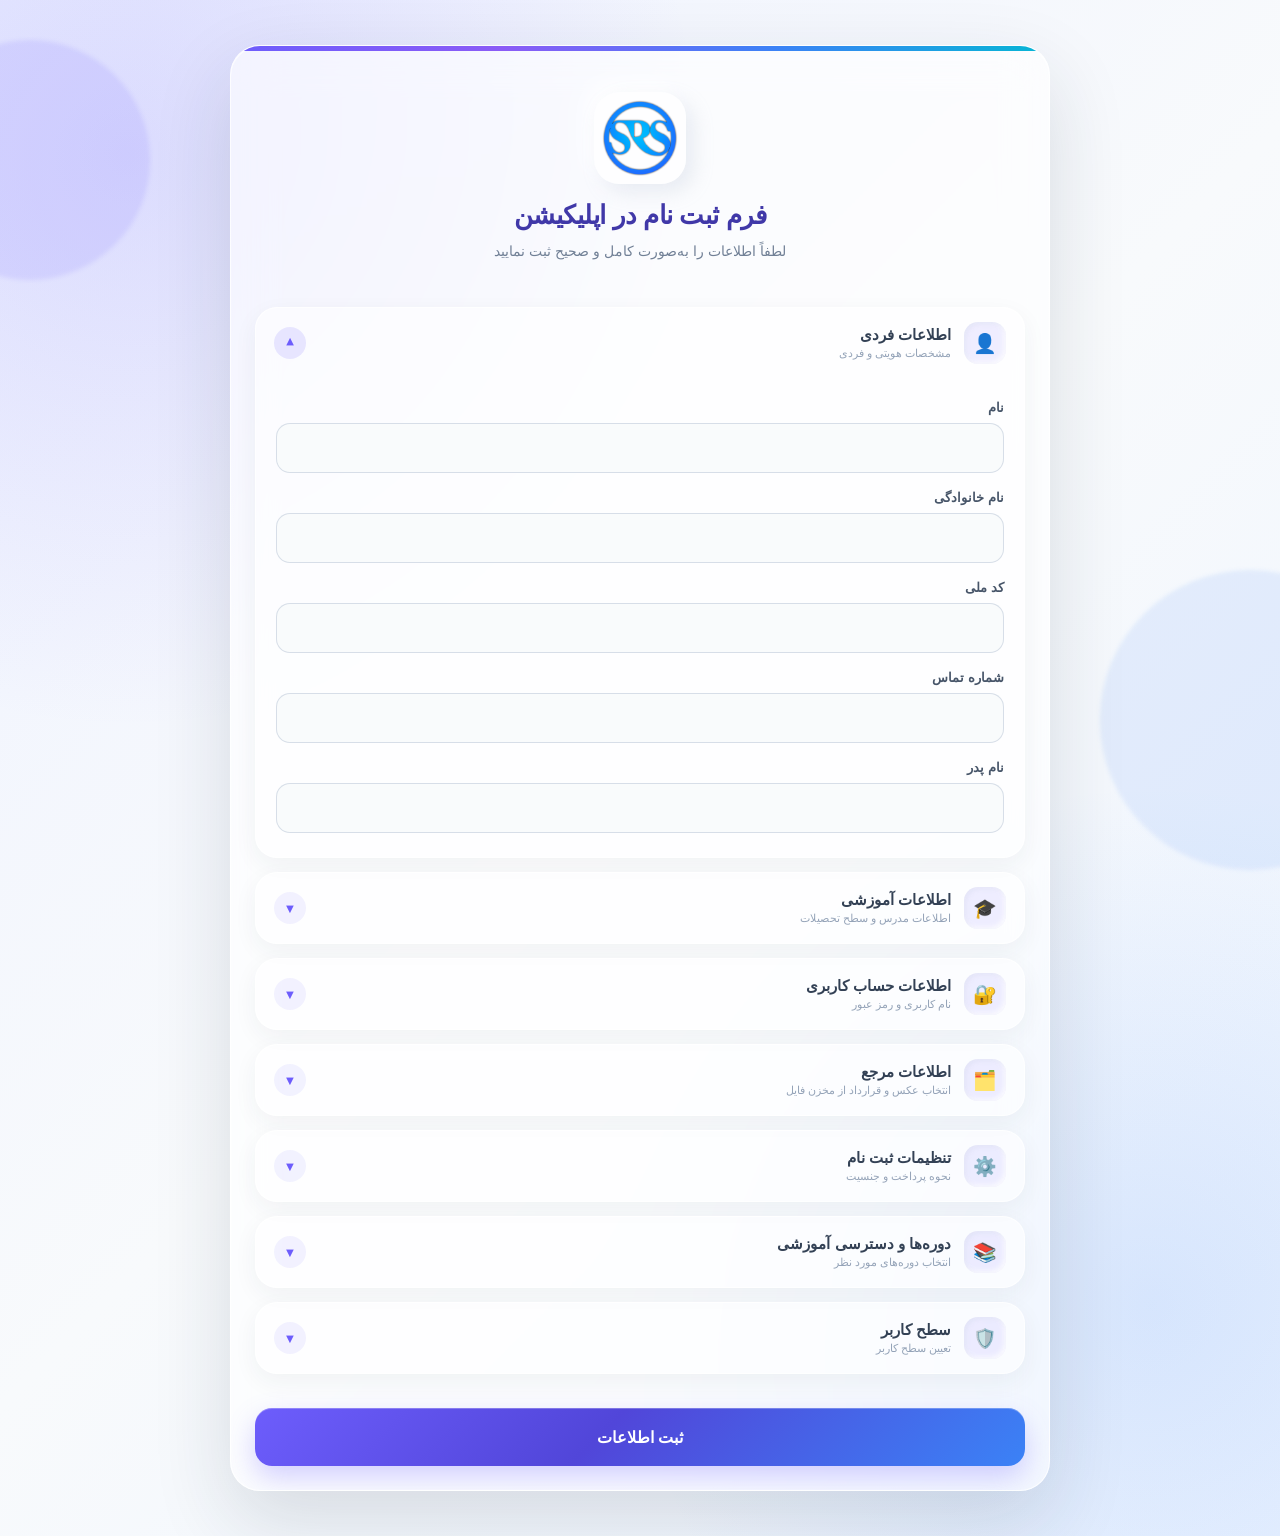
<file: manager app/Sign Up/info.html>
<!DOCTYPE html>
<html lang="fa" dir="rtl">

<head>

<meta charset="UTF-8">

<meta
    name="viewport"
    content="width=device-width, initial-scale=1.0"
>

<title>فرم ثبت نام در اپلیکیشن</title>

<link
    rel="stylesheet"
    href="file/info.css"
>

<style>

.repository-picker {
    margin-top: 15px;
    border: 1px solid #e5e7eb;
    border-radius: 16px;
    padding: 16px;
    background: #fafafa;
}

.repository-picker-title {
    font-size: 14px;
    font-weight: 700;
    margin-bottom: 12px;
}

.repository-grid {
    display: grid;
    grid-template-columns: minmax(220px, 1fr) minmax(300px, 1.4fr);
    gap: 15px;
}

.repository-list {
    max-height: 330px;
    overflow-y: auto;
    border: 1px solid #ddd;
    border-radius: 12px;
    background: #fff;
}

.repository-item {
    padding: 12px;
    border-bottom: 1px solid #eee;
    cursor: pointer;
    transition: .2s;
}

.repository-item:last-child {
    border-bottom: none;
}

.repository-item:hover {
    background: #f3f4f6;
}

.repository-item.selected {
    background: #e8f3ff;
    border-right: 4px solid #2563eb;
}

.repository-item-name {
    font-weight: 600;
    font-size: 13px;
    word-break: break-word;
}

.repository-item-id {
    font-size: 10px;
    color: #888;
    margin-top: 5px;
    direction: ltr;
    text-align: left;
    word-break: break-all;
}

.repository-preview {
    min-height: 330px;
    border: 1px solid #ddd;
    border-radius: 12px;
    overflow: hidden;
    background: #fff;
    position: relative;
}

.repository-preview iframe {
    width: 100%;
    height: 330px;
    border: none;
}

.repository-empty {
    height: 330px;
    display: flex;
    align-items: center;
    justify-content: center;
    color: #888;
    text-align: center;
    padding: 20px;
}

.selected-file-box {
    margin-top: 12px;
    padding: 10px 12px;
    border-radius: 10px;
    background: #f1f5f9;
    font-size: 12px;
}

.selected-file-box strong {
    display: block;
    margin-bottom: 5px;
}

.selected-file-id {
    direction: ltr;
    text-align: left;
    word-break: break-all;
    color: #555;
}

.copy-id-btn {
    margin-top: 8px;
    border: none;
    border-radius: 8px;
    padding: 7px 12px;
    background: #2563eb;
    color: #fff;
    cursor: pointer;
    font-size: 12px;
}

.copy-id-btn:hover {
    background: #1d4ed8;
}

.repository-item-thumb {
    width: 58px;
    height: 58px;
    object-fit: cover;
    border-radius: 8px;
    flex: 0 0 58px;
    background: #f1f5f9;
}

.repository-item-content {
    min-width: 0;
    flex: 1;
}

.repository-item {
    display: flex;
    gap: 10px;
    align-items: center;
}

.repository-loading {
    padding: 25px;
    text-align: center;
    color: #777;
}

.repository-error {
    padding: 20px;
    text-align: center;
    color: #c00;
}

@media (max-width: 800px) {

    .repository-grid {
        grid-template-columns: 1fr;
    }

    .repository-preview,
    .repository-preview iframe,
    .repository-empty {
        min-height: 280px;
        height: 280px;
    }

}

</style>

</head>


<body>


<form id="myForm">


<!-- =====================================================
     HEADER
====================================================== -->

<div class="form-header">

    <div class="logo-box">

        <img
            src="file/images/logo.png"
            alt="لوگو"
        >

    </div>

    <h2>
        فرم ثبت نام در اپلیکیشن
    </h2>

    <p>
        لطفاً اطلاعات را به‌صورت کامل و صحیح ثبت نمایید
    </p>

</div>


<!-- =====================================================
     PERSONAL INFORMATION
====================================================== -->

<div class="form-section active">

    <div class="section-header">

        <div class="section-title">

            <div class="section-icon">
                👤
            </div>

            <div>

                <div class="section-name">
                    اطلاعات فردی
                </div>

                <div class="section-description">
                    مشخصات هویتی و فردی
                </div>

            </div>

        </div>

        <div class="section-arrow">
            ▼
        </div>

    </div>


    <div class="section-content">

        <div class="section-inner">

            <div class="field">

                <label>نام</label>

                <input
                    type="text"
                    name="firstName"
                    required
                >

            </div>


            <div class="field">

                <label>نام خانوادگی</label>

                <input
                    type="text"
                    name="lastName"
                    required
                >

            </div>


            <div class="field">

                <label>کد ملی</label>

                <input
                    type="text"
                    name="nationalCode"
                    inputmode="numeric"
                    maxlength="10"
                    minlength="10"
                    pattern="[0-9]{10}"
                    required
                >

            </div>


            <div class="field">

                <label>شماره تماس</label>

                <input
                    type="tel"
                    name="mobile"
                    inputmode="numeric"
                    maxlength="11"
                    minlength="11"
                    pattern="09[0-9]{9}"
                    required
                >

            </div>


            <div class="field">

                <label>نام پدر</label>

                <input
                    type="text"
                    name="fatherName"
                    required
                >

            </div>

        </div>

    </div>

</div>


<!-- =====================================================
     EDUCATIONAL INFORMATION
====================================================== -->

<div class="form-section">

    <div class="section-header">

        <div class="section-title">

            <div class="section-icon">
                🎓
            </div>

            <div>

                <div class="section-name">
                    اطلاعات آموزشی
                </div>

                <div class="section-description">
                    اطلاعات مدرس و سطح تحصیلات
                </div>

            </div>

        </div>

        <div class="section-arrow">
            ▼
        </div>

    </div>


    <div class="section-content">

        <div class="section-inner">

            <div class="field">

                <label>نام مدرس</label>

                <input
                    type="text"
                    name="teacherName"
                    required
                >

            </div>


            <div class="field">

                <label>مقطع</label>

                <select
                    name="educationLevel"
                    required
                >

                    <option value="">
                        انتخاب نمایید
                    </option>

                    <option value="دیپلم">
                        دیپلم
                    </option>

                    <option value="کاردانی">
                        کاردانی
                    </option>

                    <option value="کارشناسی">
                        کارشناسی
                    </option>

                    <option value="کارشناسی ارشد">
                        کارشناسی ارشد
                    </option>

                    <option value="دکتری">
                        دکتری
                    </option>

                    <option value="سایر">
                        سایر
                    </option>

                </select>

            </div>

        </div>

    </div>

</div>


<!-- =====================================================
     ACCOUNT
====================================================== -->

<div class="form-section">

    <div class="section-header">

        <div class="section-title">

            <div class="section-icon">
                🔐
            </div>

            <div>

                <div class="section-name">
                    اطلاعات حساب کاربری
                </div>

                <div class="section-description">
                    نام کاربری و رمز عبور
                </div>

            </div>

        </div>

        <div class="section-arrow">
            ▼
        </div>

    </div>


    <div class="section-content">

        <div class="section-inner">

            <div class="field">

                <label>نام کاربری</label>

                <input
                    type="text"
                    name="username"
                    required
                >

            </div>


            <div class="field">

                <label>رمز عبور</label>

                <input
                    type="text"
                    name="password"
                    required
                >

            </div>

        </div>

    </div>

</div>


<!-- =====================================================
     REFERENCE IDS
====================================================== -->

<div class="form-section">

    <div class="section-header">

        <div class="section-title">

            <div class="section-icon">
                🗂️
            </div>

            <div>

                <div class="section-name">
                    اطلاعات مرجع
                </div>

                <div class="section-description">
                    انتخاب عکس و قرارداد از مخزن فایل
                </div>

            </div>

        </div>

        <div class="section-arrow">
            ▼
        </div>

    </div>


    <div class="section-content">

        <div class="section-inner">


            <!-- =================================================
                 PHOTO
            ================================================== -->

            <div class="field">

                <label>
                    عکس
                </label>

                <input
                    type="hidden"
                    name="photoId"
                    id="photoId"
                >

                <div class="repository-picker">

                    <div class="repository-picker-title">
                        انتخاب عکس از مخزن
                    </div>

                    <div class="repository-grid">

                        <div>

                            <div
                                id="photoList"
                                class="repository-list"
                            >

                                <div class="repository-loading">
                                    در حال دریافت محتویات مخزن...
                                </div>

                            </div>

                        </div>


                        <div
                            id="photoPreview"
                            class="repository-preview"
                        >

                            <div class="repository-empty">
                                یک فایل را انتخاب کنید
                            </div>

                        </div>

                    </div>


                    <div
                        id="photoSelected"
                        class="selected-file-box"
                        style="display:none"
                    >

                        <strong>
                            فایل انتخاب شده:
                        </strong>

                        <div
                            id="photoSelectedName"
                        ></div>

                        <div
                            id="photoSelectedId"
                            class="selected-file-id"
                        ></div>

                        <button
                            type="button"
                            class="copy-id-btn"
                            onclick="copySelectedRepositoryId('photo')"
                        >
                            کپی آیدی عکس
                        </button>

                    </div>

                </div>

            </div>


            <!-- =================================================
                 CONTRACT
            ================================================== -->

            <div
                class="field"
                style="margin-top:25px"
            >

                <label>
                    قرارداد
                </label>

                <input
                    type="hidden"
                    name="contractId"
                    id="contractId"
                >

                <div class="repository-picker">

                    <div class="repository-picker-title">
                        انتخاب قرارداد از مخزن
                    </div>

                    <div class="repository-grid">

                        <div>

                            <div
                                id="contractList"
                                class="repository-list"
                            >

                                <div class="repository-loading">
                                    در حال دریافت محتویات مخزن...
                                </div>

                            </div>

                        </div>


                        <div
                            id="contractPreview"
                            class="repository-preview"
                        >

                            <div class="repository-empty">
                                یک فایل را انتخاب کنید
                            </div>

                        </div>

                    </div>


                    <div
                        id="contractSelected"
                        class="selected-file-box"
                        style="display:none"
                    >

                        <strong>
                            فایل انتخاب شده:
                        </strong>

                        <div
                            id="contractSelectedName"
                        ></div>

                        <div
                            id="contractSelectedId"
                            class="selected-file-id"
                        ></div>

                        <button
                            type="button"
                            class="copy-id-btn"
                            onclick="copySelectedRepositoryId('contract')"
                        >
                            کپی آیدی قرارداد
                        </button>

                    </div>

                </div>

            </div>


        </div>

    </div>

</div>


<!-- =====================================================
     PAYMENT & GENDER
====================================================== -->

<div class="form-section">

    <div class="section-header">

        <div class="section-title">

            <div class="section-icon">
                ⚙️
            </div>

            <div>

                <div class="section-name">
                    تنظیمات ثبت نام
                </div>

                <div class="section-description">
                    نحوه پرداخت و جنسیت
                </div>

            </div>

        </div>

        <div class="section-arrow">
            ▼
        </div>

    </div>


    <div class="section-content">

        <div class="section-inner">

            <div class="field">

                <label>
                    نحوه پرداخت
                </label>

                <select
                    name="paymentMethod"
                    required
                >

                    <option value="">
                        انتخاب نمایید
                    </option>

                    <option value="نقدی">
                        نقدی
                    </option>

                    <option value="اقساطی">
                        اقساطی
                    </option>

                    <option value="کارت">
                        کارت
                    </option>

                    <option value="انتقال بانکی">
                        انتقال بانکی
                    </option>

                    <option value="سایر">
                        سایر
                    </option>

                </select>

            </div>


            <div class="field">

                <label>
                    جنسیت
                </label>

                <select
                    name="gender"
                    required
                >

                    <option value="">
                        انتخاب نمایید
                    </option>

                    <option value="مرد">
                        مرد
                    </option>

                    <option value="زن">
                        زن
                    </option>

                </select>

            </div>

        </div>

    </div>

</div>


<!-- =====================================================
     COURSES
====================================================== -->

<div class="form-section">

    <div class="section-header">

        <div class="section-title">

            <div class="section-icon">
                📚
            </div>

            <div>

                <div class="section-name">
                    دوره‌ها و دسترسی آموزشی
                </div>

                <div class="section-description">
                    انتخاب دوره‌های مورد نظر
                </div>

            </div>

        </div>

        <div class="section-arrow">
            ▼
        </div>

    </div>


    <div class="section-content">

        <div class="section-inner">

            <div class="courses-section">

                <div class="courses-title">
                    دسترسی به دوره‌ها
                </div>


                <div
                    id="coursesList"
                    class="courses-list"
                >

                    <div class="no-course">
                        در حال دریافت لیست دوره‌ها...
                    </div>

                </div>

            </div>

        </div>

    </div>

</div>


<!-- =====================================================
     ACCESS LEVEL
====================================================== -->

<div class="form-section">

    <div class="section-header">

        <div class="section-title">

            <div class="section-icon">
                🛡️
            </div>

            <div>

                <div class="section-name">
                    سطح کاربر
                </div>

                <div class="section-description">
                    تعیین سطح کاربر
                </div>

            </div>

        </div>

        <div class="section-arrow">
            ▼
        </div>

    </div>


    <div class="section-content">

        <div class="section-inner">

            <div class="field">

                <label>
                    سطح کاربر
                </label>

                <select
                    name="accessLevel"
                    required
                >

                    <option value="">
                        انتخاب نمایید
                    </option>

                    <option value="هنرجو">
                        هنرجو
                    </option>

                    <option value="دانشجو">
                        دانشجو
                    </option>

                    <option value="مدرس">
                        مدرس
                    </option>

                    <option value="مهمان">
                        مهمان
                    </option>

                    <option value="سایر">
                        سایر
                    </option>

                </select>

            </div>

        </div>

    </div>

</div>


<!-- =====================================================
     HIDDEN FIELD
====================================================== -->

<input
    type="hidden"
    name="eduStatusLink"
    value=""
>


<!-- =====================================================
     SUBMIT
====================================================== -->

<button
    type="submit"
    id="submitBtn"
>
    ثبت اطلاعات
</button>


</form>


<script>

const scriptURL =
"https://script.google.com/macros/s/AKfycbxeCkCoeO5-gkaXpN5sdnP4FjpDd-aWB3rnn8Z7xFgsoOMuBhRfO2VgZuGsQ9mByJom/exec";


const form =
document.getElementById("myForm");

const coursesList =
document.getElementById("coursesList");

const submitBtn =
document.getElementById("submitBtn");


let repositoryFiles = [];


/* =========================================================
   دریافت داینامیک درس‌ها
========================================================= */

async function loadCourses() {

    try {

        const response =
            await fetch(
                scriptURL + "?action=getCourses"
            );


        const courses =
            await response.json();


        coursesList.innerHTML = "";


        if (
            !courses ||
            courses.length === 0
        ) {

            coursesList.innerHTML = `
                <div class="no-course">
                    هنوز درسی ثبت نشده است
                </div>
            `;

            return;

        }


        courses.forEach(function(course) {

            const label =
                document.createElement("label");


            label.className =
                "course-item";


            label.innerHTML = `

                <span class="course-name">
                    ${escapeHtml(course)}
                </span>

                <input
                    type="checkbox"
                    class="course-checkbox"
                    value="${escapeHtml(course)}"
                >

            `;


            coursesList.appendChild(label);

        });


    } catch (error) {

        console.error(error);


        coursesList.innerHTML = `

            <div class="no-course">
                خطا در دریافت لیست دوره‌ها
            </div>

        `;

    }

}


/* =========================================================
   دریافت فایل‌های مخزن
========================================================= */

async function loadRepositoryFiles() {

    try {

        const response =
            await fetch(
                scriptURL +
                "?action=getRepositoryFiles"
            );

        const data =
            await response.json();

        if (!data || data.success !== true) {

            throw new Error(
                data && data.error
                    ? data.error
                    : "خطا در دریافت اطلاعات مخزن"
            );

        }

        /*
         * GAS یک Object برمی‌گرداند:
         * {
         *   success: true,
         *   files: [...]
         * }
         *
         * بنابراین باید data.files خوانده شود.
         */
        repositoryFiles =
            Array.isArray(data.files)
                ? data.files
                : [];

        renderRepositoryList(
            "photoList",
            "photo"
        );

        renderRepositoryList(
            "contractList",
            "contract"
        );

    } catch (error) {

        console.error(error);

        document.getElementById(
            "photoList"
        ).innerHTML = `

            <div class="repository-error">
                خطا در دریافت مخزن
                <br>
                <small>${escapeHtml(error.message)}</small>
            </div>

        `;

        document.getElementById(
            "contractList"
        ).innerHTML = `

            <div class="repository-error">
                خطا در دریافت مخزن
                <br>
                <small>${escapeHtml(error.message)}</small>
            </div>

        `;

    }

}


/* =========================================================
   نمایش لیست فایل‌ها
========================================================= */

function renderRepositoryList(
    elementId,
    type
) {

    const container =
        document.getElementById(
            elementId
        );

    container.innerHTML = "";

    /*
     * برای بخش عکس فقط فایل‌های تصویری
     * نمایش داده می‌شوند.
     *
     * برای قرارداد، تمام فایل‌های مخزن
     * نمایش داده می‌شوند.
     */
    const filesToShow =
        type === "photo"
            ? repositoryFiles.filter(function(file) {
                return file.type === "image" ||
                       String(file.mimeType || "")
                           .toLowerCase()
                           .indexOf("image/") === 0;
            })
            : repositoryFiles;

    if (filesToShow.length === 0) {

        container.innerHTML = `

            <div class="repository-loading">
                ${
                    type === "photo"
                        ? "هیچ عکس تصویری در مخزن پیدا نشد"
                        : "فایلی در مخزن وجود ندارد"
                }
            </div>

        `;

        return;

    }

    filesToShow.forEach(function(file) {

        const item =
            document.createElement("div");

        item.className =
            "repository-item";

        item.dataset.fileId =
            file.id;

        const thumbnail =
            type === "photo"
                ? `
                    <img
                        class="repository-item-thumb"
                        src="https://drive.google.com/thumbnail?id=${encodeURIComponent(file.id)}&sz=w120-h120"
                        alt="${escapeHtml(file.name)}"
                        loading="lazy"
                        onerror="this.style.display='none'"
                    >
                `
                : "";

        item.innerHTML = `

            ${thumbnail}

            <div class="repository-item-content">

                <div class="repository-item-name">
                    ${escapeHtml(file.name)}
                </div>

                <div class="repository-item-id">
                    ${escapeHtml(file.id)}
                </div>

            </div>

        `;

        item.addEventListener(
            "click",
            function() {

                selectRepositoryFile(
                    file,
                    type,
                    container
                );

            }
        );

        container.appendChild(item);

    });

}


/* =========================================================
   انتخاب فایل
========================================================= */

function selectRepositoryFile(
    file,
    type,
    container
) {

    container
        .querySelectorAll(
            ".repository-item"
        )
        .forEach(function(item) {

            item.classList.remove(
                "selected"
            );

        });

    const selected =
        container.querySelector(
            '[data-file-id="' +
            CSS.escape(file.id) +
            '"]'
        );

    if (selected) {

        selected.classList.add(
            "selected"
        );

    }

    /*
     * ثبت آیدی در input مخفی فرم
     */
    const idInput =
        document.getElementById(
            type === "photo"
                ? "photoId"
                : "contractId"
        );

    idInput.value =
        file.id;

    /*
     * نمایش پیش‌نمایش
     *
     * عکس:
     * مستقیماً با img نمایش داده می‌شود.
     *
     * قرارداد/سایر فایل‌ها:
     * با iframe قبلی نمایش داده می‌شوند.
     */
    const preview =
        document.getElementById(
            type === "photo"
                ? "photoPreview"
                : "contractPreview"
        );

    if (type === "photo") {

        preview.innerHTML = `

            <div style="
                width:100%;
                height:100%;
                min-height:330px;
                display:flex;
                align-items:center;
                justify-content:center;
                background:#f8fafc;
                padding:10px;
                box-sizing:border-box;
            ">

                <img
                    src="https://drive.google.com/thumbnail?id=${encodeURIComponent(file.id)}&sz=w1000"
                    alt="${escapeHtml(file.name)}"
                    style="
                        max-width:100%;
                        max-height:310px;
                        object-fit:contain;
                        border-radius:10px;
                    "
                >

            </div>

        `;

    } else {

        preview.innerHTML = `

            <iframe
                src="${escapeHtml(file.previewUrl)}"
                allow="autoplay"
            ></iframe>

        `;

    }

    const selectedBox =
        document.getElementById(
            type === "photo"
                ? "photoSelected"
                : "contractSelected"
        );

    const selectedName =
        document.getElementById(
            type === "photo"
                ? "photoSelectedName"
                : "contractSelectedName"
        );

    const selectedId =
        document.getElementById(
            type === "photo"
                ? "photoSelectedId"
                : "contractSelectedId"
        );

    selectedName.textContent =
        file.name;

    selectedId.textContent =
        file.id;

    selectedBox.style.display =
        "block";

    /*
     * برای اطمینان، مقدار ID در input مخفی
     * همان لحظه ثبت شده است.
     */
    console.log(
        "Selected " + type + " ID:",
        file.id
    );

}


/* =========================================================
   کپی آیدی فایل انتخاب‌شده
========================================================= */

async function copySelectedRepositoryId(type) {

    const inputId =
        type === "photo"
            ? "photoId"
            : "contractId";

    const idInput =
        document.getElementById(inputId);

    const id =
        idInput
            ? String(idInput.value || "").trim()
            : "";

    if (!id) {

        alert(
            type === "photo"
                ? "ابتدا یک عکس انتخاب کنید."
                : "ابتدا یک قرارداد انتخاب کنید."
        );

        return;

    }

    try {

        await navigator.clipboard.writeText(id);

        alert("آیدی با موفقیت کپی شد.");

    } catch (error) {

        /*
         * روش جایگزین برای مرورگرهایی که
         * Clipboard API را محدود می‌کنند.
         */
        const temp =
            document.createElement("textarea");

        temp.value = id;

        document.body.appendChild(temp);

        temp.select();

        document.execCommand("copy");

        temp.remove();

        alert("آیدی با موفقیت کپی شد.");

    }

}


/* =========================================================
   HTML Escape
=========================================================


========================================================= */

function escapeHtml(value) {

    return String(value)

        .replace(/&/g, "&amp;")

        .replace(/</g, "&lt;")

        .replace(/>/g, "&gt;")

        .replace(/"/g, "&quot;")

        .replace(/'/g, "&#039;");

}


/* =========================================================
   ثبت فرم
========================================================= */

form.addEventListener(
    "submit",
    function(e) {

        e.preventDefault();


        submitBtn.disabled =
            true;


        submitBtn.textContent =
            "در حال ثبت...";


        const formData =
            new FormData(form);


        const selectedCourses =
            [];


        document
            .querySelectorAll(
                ".course-checkbox:checked"
            )
            .forEach(
                function(checkbox) {

                    selectedCourses.push(
                        checkbox.value
                    );

                }
            );


        formData.append(
            "courses",
            selectedCourses.join("|||")
        );


        fetch(
            scriptURL,
            {

                method: "POST",

                body: formData,

                mode: "no-cors"

            }
        )

        .then(
            function() {

                alert(
                    "اطلاعات با موفقیت ثبت شد"
                );


                form.reset();


                document
                    .querySelectorAll(
                        ".course-checkbox"
                    )
                    .forEach(
                        function(checkbox) {

                            checkbox.checked =
                                false;

                        }
                    );


                document.getElementById(
                    "photoId"
                ).value = "";


                document.getElementById(
                    "contractId"
                ).value = "";


                document.getElementById(
                    "photoSelected"
                ).style.display =
                    "none";


                document.getElementById(
                    "contractSelected"
                ).style.display =
                    "none";


                document.getElementById(
                    "photoPreview"
                ).innerHTML = `

                    <div class="repository-empty">
                        یک فایل را انتخاب کنید
                    </div>

                `;


                document.getElementById(
                    "contractPreview"
                ).innerHTML = `

                    <div class="repository-empty">
                        یک فایل را انتخاب کنید
                    </div>

                `;


                document
                    .querySelectorAll(
                        ".repository-item"
                    )
                    .forEach(
                        function(item) {

                            item.classList.remove(
                                "selected"
                            );

                        }
                    );

            }
        )

        .catch(
            function(error) {

                console.error(error);

                alert(
                    "خطا در ثبت اطلاعات"
                );

            }
        )

        .finally(
            function() {

                submitBtn.disabled =
                    false;


                submitBtn.textContent =
                    "ثبت اطلاعات";

            }
        );

    }
);


/* =========================================================
   ACCORDION SYSTEM
========================================================= */

document
    .querySelectorAll(
        ".section-header"
    )
    .forEach(
        function(header) {

            header.addEventListener(
                "click",
                function() {

                    const section =
                        header.closest(
                            ".form-section"
                        );


                    const isActive =
                        section.classList.contains(
                            "active"
                        );


                    document
                        .querySelectorAll(
                            ".form-section"
                        )
                        .forEach(
                            function(item) {

                                item.classList.remove(
                                    "active"
                                );

                            }
                        );


                    if (!isActive) {

                        section.classList.add(
                            "active"
                        );

                    }

                }
            );

        }
    );


/* =========================================================
   OPEN SECTION CONTAINING INVALID FIELD
========================================================= */

document
    .getElementById("myForm")
    .addEventListener(
        "invalid",
        function(e) {

            const section =
                e.target.closest(
                    ".form-section"
                );


            if (section) {

                document
                    .querySelectorAll(
                        ".form-section"
                    )
                    .forEach(
                        function(item) {

                            item.classList.remove(
                                "active"
                            );

                        }
                    );


                section.classList.add(
                    "active"
                );


                setTimeout(
                    function() {

                        e.target.scrollIntoView({

                            behavior: "smooth",

                            block: "center"

                        });

                    },
                    100
                );

            }

        },
        true
    );


/* =========================================================
   اجرای اولیه
========================================================= */

loadCourses();

loadRepositoryFiles();

</script>


</body>

</html>
</file>
<file: manager app/Sign Up/file/info.css>
/* =========================================================
   GOLDEN PREMIUM FORM
   Soft UI + Glassmorphism + Responsive
========================================================= */

:root {

    --primary: #6d5dfc;
    --primary-dark: #5146d9;
    --secondary: #3b82f6;

    --text: #263238;
    --muted: #718096;

    --border: rgba(255,255,255,.65);

    --glass: rgba(255,255,255,.72);

    --shadow:
        0 25px 70px rgba(45,55,72,.13),
        0 8px 25px rgba(109,93,252,.08);

    --soft-shadow:
        8px 8px 20px rgba(163,177,198,.22),
        -8px -8px 20px rgba(255,255,255,.85);

    --radius: 22px;

}


/* =========================================================
   RESET
========================================================= */

* {
    box-sizing: border-box;
}


html {
    scroll-behavior: smooth;
}


body {

    margin: 0;

    min-height: 100vh;

    padding: 45px 18px;

    font-family:
        Tahoma,
        Arial,
        sans-serif;

    color: var(--text);

    background:

        radial-gradient(
            circle at 10% 10%,
            rgba(109,93,252,.16),
            transparent 32%
        ),

        radial-gradient(
            circle at 90% 85%,
            rgba(59,130,246,.14),
            transparent 30%
        ),

        linear-gradient(
            135deg,
            #eef2ff,
            #f8fafc 50%,
            #edf4ff
        );

}


/* =========================================================
   DECORATIVE BACKGROUND
========================================================= */

body::before,
body::after {

    content: "";

    position: fixed;

    z-index: -1;

    border-radius: 50%;

    filter: blur(2px);

    pointer-events: none;

}


body::before {

    width: 240px;

    height: 240px;

    top: 40px;

    left: -90px;

    background:
        rgba(109,93,252,.12);

}


body::after {

    width: 300px;

    height: 300px;

    right: -120px;

    bottom: 30px;

    background:
        rgba(59,130,246,.10);

}


/* =========================================================
   MAIN FORM
========================================================= */

form {

    width: 100%;

    max-width: 820px;

    margin: auto;

    padding: 24px;

    border-radius: 30px;

    background:
        rgba(255,255,255,.62);

    backdrop-filter:
        blur(22px);

    -webkit-backdrop-filter:
        blur(22px);

    border:
        1px solid rgba(255,255,255,.75);

    box-shadow:
        0 30px 80px rgba(31,41,55,.14),
        inset 0 1px 0 rgba(255,255,255,.8);

    position: relative;

    overflow: hidden;

}


/* top glow */

form::before {

    content: "";

    position: absolute;

    top: 0;

    left: 0;

    right: 0;

    height: 5px;

    background:
        linear-gradient(
            90deg,
            #6d5dfc,
            #8b5cf6,
            #3b82f6,
            #06b6d4
        );

}


/* =========================================================
   HEADER
========================================================= */

.form-header {

    text-align: center;

    padding:
        22px
        15px
        28px;

    margin-bottom: 15px;

}


.logo-box {

    display: flex;

    justify-content: center;

    align-items: center;

    margin-bottom: 16px;

}


.logo-box img {

    width: 92px;

    height: 92px;

    object-fit: contain;

    padding: 8px;

    border-radius: 25px;

    background:
        rgba(255,255,255,.7);

    box-shadow:
        var(--soft-shadow);

}


.form-header h2 {

    margin: 8px 0;

    color: #4038a8;

    font-size: 26px;

    font-weight: 800;

    letter-spacing: -.5px;

}


.form-header p {

    margin: 8px 0 0;

    color: var(--muted);

    font-size: 14px;

    line-height: 1.8;

}


/* =========================================================
   ACCORDION
========================================================= */

.form-section {

    margin-bottom: 14px;

    border-radius: var(--radius);

    background:
        rgba(255,255,255,.57);

    border:
        1px solid rgba(255,255,255,.72);

    box-shadow:
        0 8px 25px rgba(45,55,72,.055);

    overflow: hidden;

    transition:
        .3s ease;

}


.form-section:hover {

    box-shadow:
        0 12px 32px rgba(45,55,72,.08);

}


/* =========================================================
   ACCORDION HEADER
========================================================= */

.section-header {

    width: 100%;

    min-height: 68px;

    padding:
        14px
        18px;

    display: flex;

    align-items: center;

    justify-content: space-between;

    gap: 15px;

    cursor: pointer;

    user-select: none;

}


.section-title {

    display: flex;

    align-items: center;

    gap: 13px;

}


.section-icon {

    width: 42px;

    height: 42px;

    flex-shrink: 0;

    display: flex;

    align-items: center;

    justify-content: center;

    border-radius: 14px;

    color: var(--primary);

    background:
        rgba(109,93,252,.10);

    box-shadow:
        inset 2px 2px 5px rgba(163,177,198,.15),
        inset -2px -2px 5px rgba(255,255,255,.8);

    font-size: 19px;

}


.section-name {

    font-size: 15px;

    font-weight: 800;

    color: #334155;

}


.section-description {

    margin-top: 3px;

    color: #94a3b8;

    font-size: 11px;

}


/* arrow */

.section-arrow {

    width: 32px;

    height: 32px;

    display: flex;

    align-items: center;

    justify-content: center;

    border-radius: 50%;

    background:
        rgba(109,93,252,.08);

    color: var(--primary);

    transition:
        transform .35s ease,
        background .3s ease;

    font-size: 13px;

}


.form-section.active
.section-arrow {

    transform:
        rotate(180deg);

    background:
        rgba(109,93,252,.14);

}


/* =========================================================
   ACCORDION CONTENT
========================================================= */

.section-content {

    display: grid;

    grid-template-rows: 0fr;

    transition:
        grid-template-rows .4s ease;

}


.section-inner {

    overflow: hidden;

    min-height: 0;

    padding:
        0 20px;

    transition:
        padding .4s ease;

}


.form-section.active
.section-content {

    grid-template-rows: 1fr;

}


.form-section.active
.section-inner {

    padding:
        5px 20px
        24px;

}


/* =========================================================
   FORM FIELDS
========================================================= */

.field {

    margin-top: 17px;

}


.field label {

    display: block;

    margin:
        0 0 8px;

    font-size: 13px;

    font-weight: 700;

    color: #475569;

}


input[type="text"],
input[type="tel"],
input[type="number"],
select,
textarea {

    width: 100%;

    border:
        1px solid rgba(203,213,225,.75);

    border-radius: 14px;

    background:
        rgba(248,250,252,.82);

    color: #334155;

    font-size: 14px;

    font-family:
        Tahoma,
        Arial,
        sans-serif;

    transition:
        .25s ease;

}


input[type="text"],
input[type="tel"],
input[type="number"],
select {

    height: 50px;

    padding:
        0 15px;

}


textarea {

    min-height: 100px;

    padding:
        12px 15px;

    resize: vertical;

}


select {

    direction: rtl;

    text-align: right;

    cursor: pointer;

}


/* =========================================================
   INPUT HOVER
========================================================= */

input:hover,
select:hover,
textarea:hover {

    border-color:
        rgba(109,93,252,.35);

    background:
        rgba(255,255,255,.92);

}


/* =========================================================
   INPUT FOCUS
========================================================= */

input:focus,
select:focus,
textarea:focus {

    outline: none;

    border-color:
        rgba(109,93,252,.75);

    background:
        rgba(255,255,255,.96);

    box-shadow:
        0 0 0 4px rgba(109,93,252,.10),
        0 7px 18px rgba(109,93,252,.08);

    transform:
        translateY(-1px);

}


::placeholder {

    color:
        #a0aec0;

}


/* =========================================================
   COURSES
========================================================= */

.courses-section {

    margin-top: 20px;

    padding: 18px;

    border-radius: 18px;

    background:
        rgba(248,250,252,.72);

    border:
        1px solid rgba(226,232,240,.8);

}


.courses-title {

    display: flex;

    align-items: center;

    gap: 8px;

    margin-bottom: 14px;

    font-size: 14px;

    font-weight: 800;

    color: #475569;

}


.courses-title::before {

    content: "◈";

    color:
        var(--primary);

    font-size: 18px;

}


.courses-list {

    display: flex;

    flex-direction: column;

    gap: 9px;

    max-height: 330px;

    overflow-y: auto;

    padding-left: 3px;

}


/* scrollbar */

.courses-list::-webkit-scrollbar {

    width: 6px;

}


.courses-list::-webkit-scrollbar-track {

    background:
        rgba(226,232,240,.5);

    border-radius: 10px;

}


.courses-list::-webkit-scrollbar-thumb {

    background:
        rgba(109,93,252,.35);

    border-radius: 10px;

}


/* =========================================================
   COURSE ITEM
========================================================= */

.course-item {

    display: flex;

    align-items: center;

    justify-content: space-between;

    gap: 15px;

    padding:
        13px
        15px;

    margin: 0;

    background:
        rgba(255,255,255,.82);

    border:
        1px solid rgba(226,232,240,.8);

    border-radius: 13px;

    cursor: pointer;

    transition:
        .25s ease;

}


.course-item:hover {

    transform:
        translateX(-3px);

    border-color:
        rgba(109,93,252,.45);

    background:
        rgba(255,255,255,.98);

    box-shadow:
        0 6px 18px rgba(109,93,252,.08);

}


.course-name {

    flex: 1;

    font-size: 13px;

    font-weight: 600;

    color: #475569;

}


.course-checkbox {

    width: 20px !important;

    height: 20px !important;

    accent-color:
        var(--primary);

    cursor: pointer;

}


.no-course {

    text-align: center;

    color: #94a3b8;

    padding: 20px;

    font-size: 13px;

}


/* =========================================================
   SUBMIT BUTTON
========================================================= */

button {

    width: 100%;

    margin-top: 20px;

    min-height: 58px;

    border: 0;

    border-radius: 17px;

    background:

        linear-gradient(
            135deg,
            #6d5dfc,
            #5146d9 45%,
            #3b82f6
        );

    color: white;

    font-family:
        Tahoma,
        Arial,
        sans-serif;

    font-size: 16px;

    font-weight: 800;

    cursor: pointer;

    box-shadow:

        0 12px 28px rgba(109,93,252,.28),

        inset 0 1px 0
        rgba(255,255,255,.25);

    transition:
        .3s ease;

}


button:hover {

    transform:
        translateY(-3px);

    box-shadow:

        0 18px 35px
        rgba(109,93,252,.35),

        inset 0 1px 0
        rgba(255,255,255,.3);

}


button:active {

    transform:
        translateY(0)
        scale(.985);

}


button:disabled {

    opacity: .65;

    cursor:
        not-allowed;

    transform:
        none;

}


/* =========================================================
   HIDDEN INPUT
========================================================= */

input[type="hidden"] {

    display: none;

}


/* =========================================================
   MOBILE
========================================================= */

@media (max-width: 768px) {

    body {

        padding:
            15px 10px;

    }


    form {

        padding:
            12px;

        border-radius:
            23px;

    }


    .form-header {

        padding:
            18px
            10px
            22px;

    }


    .logo-box img {

        width: 78px;

        height: 78px;

        border-radius:
            20px;

    }


    .form-header h2 {

        font-size:
            21px;

    }


    .form-header p {

        font-size:
            12px;

    }


    .section-header {

        min-height:
            62px;

        padding:
            11px 13px;

    }


    .section-icon {

        width: 38px;

        height: 38px;

        border-radius:
            12px;

        font-size:
            17px;

    }


    .section-name {

        font-size:
            13px;

    }


    .section-description {

        font-size:
            10px;

    }


    .section-inner {

        padding:
            0 13px;

    }


    .form-section.active
    .section-inner {

        padding:
            3px 13px
            20px;

    }


    input[type="text"],
    input[type="tel"],
    input[type="number"],
    select {

        height:
            48px;

        font-size:
            13px;

    }


    .courses-section {

        padding:
            13px;

    }


    button {

        min-height:
            55px;

        font-size:
            15px;

    }

}


/* =========================================================
   VERY SMALL DEVICES
========================================================= */

@media (max-width: 400px) {

    body {

        padding:
            8px 6px;

    }


    form {

        padding:
            8px;

        border-radius:
            19px;

    }


    .section-description {

        display:
            none;

    }


    .section-header {

        min-height:
            58px;

    }


    .section-icon {

        width:
            35px;

        height:
            35px;

    }


    .section-arrow {

        width:
            28px;

        height:
            28px;

    }

}


/* =========================================================
   ACCESSIBILITY
========================================================= */

@media (prefers-reduced-motion: reduce) {

    * {

        scroll-behavior:
            auto !important;

        transition:
            none !important;

    }

}
</file>
